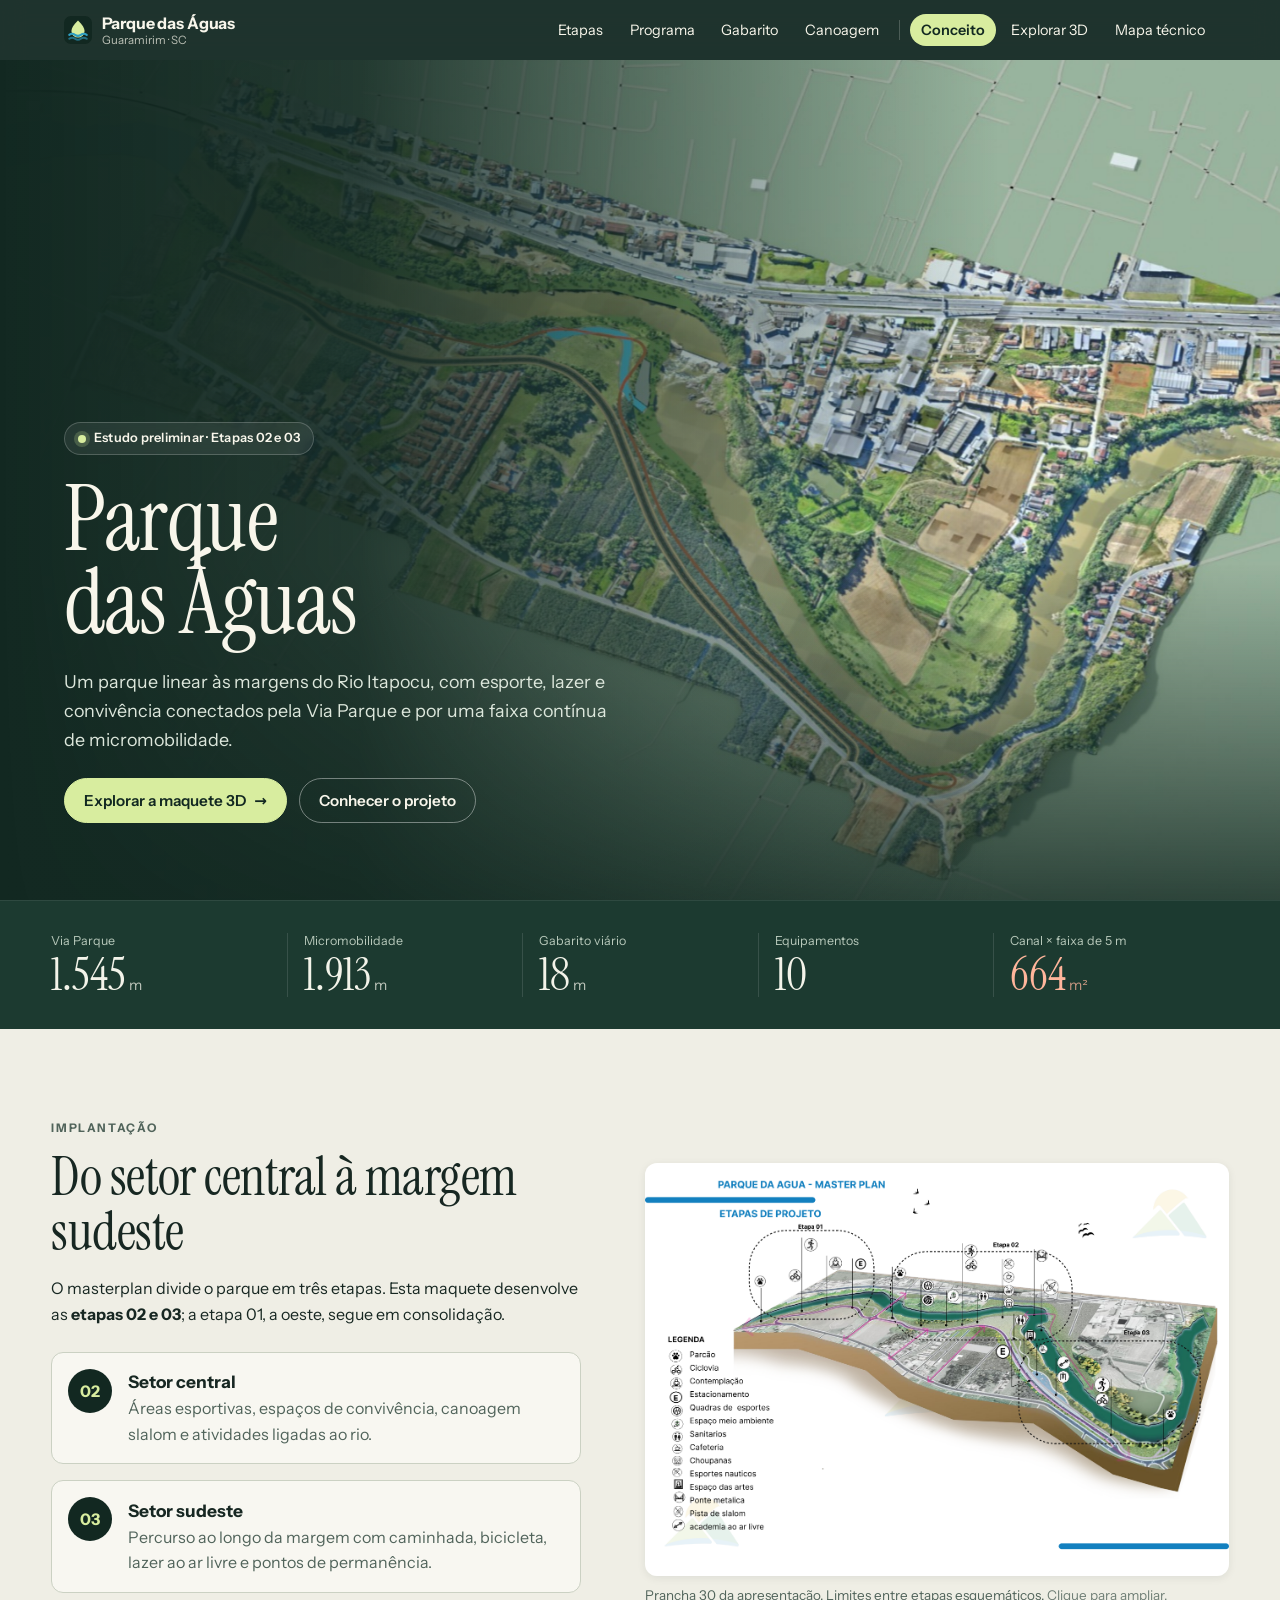
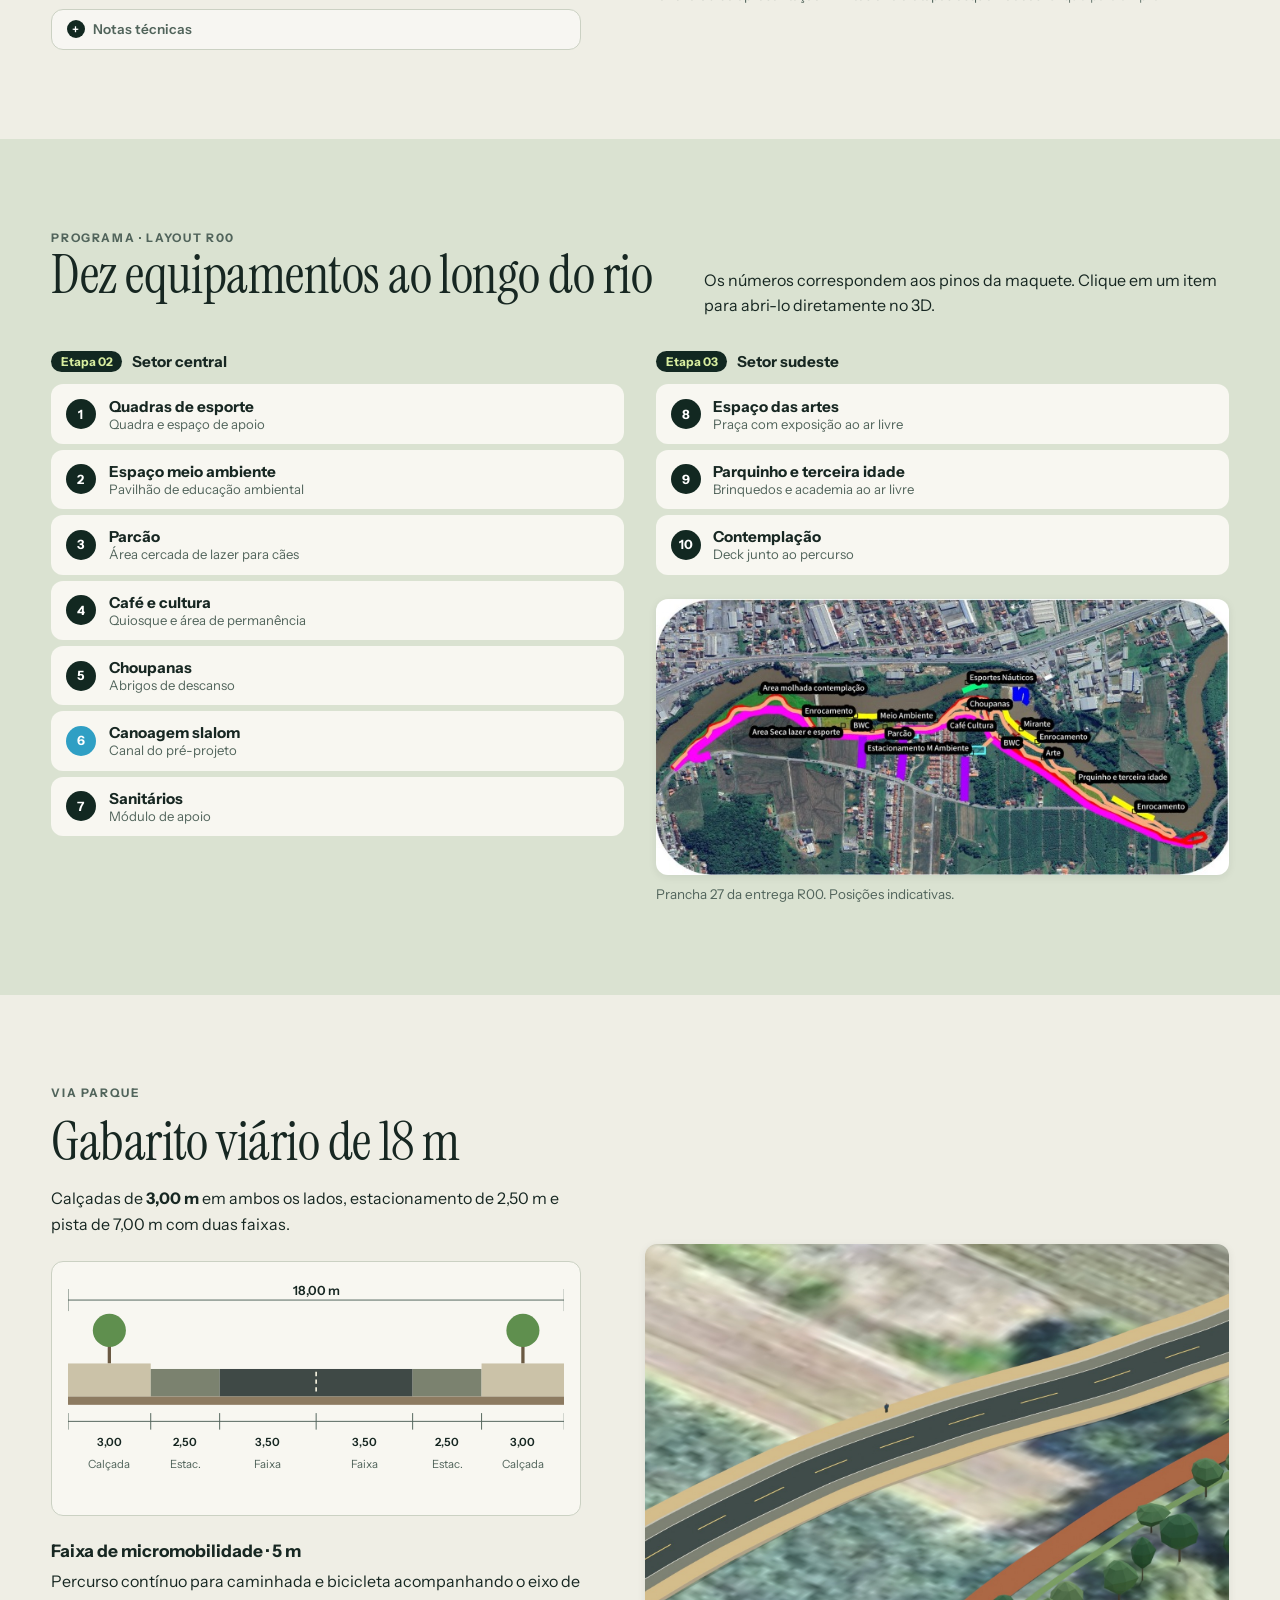
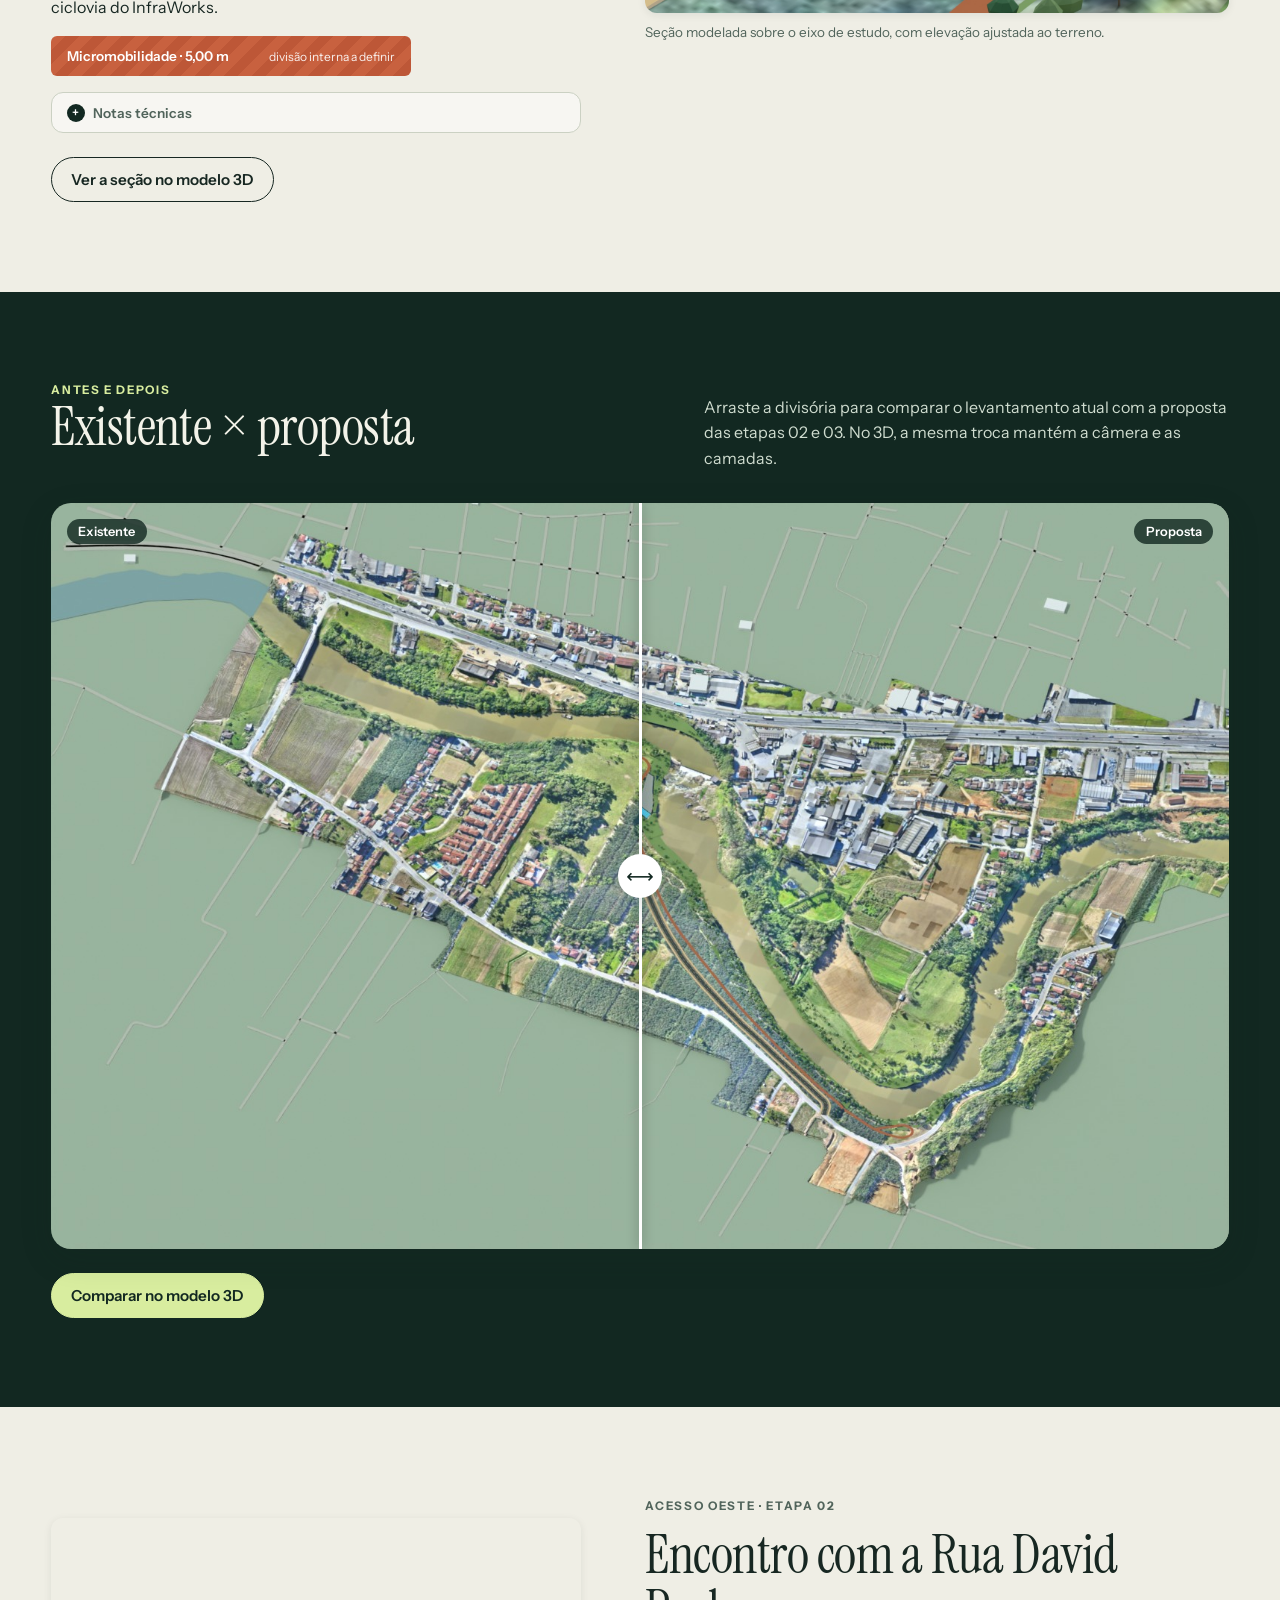
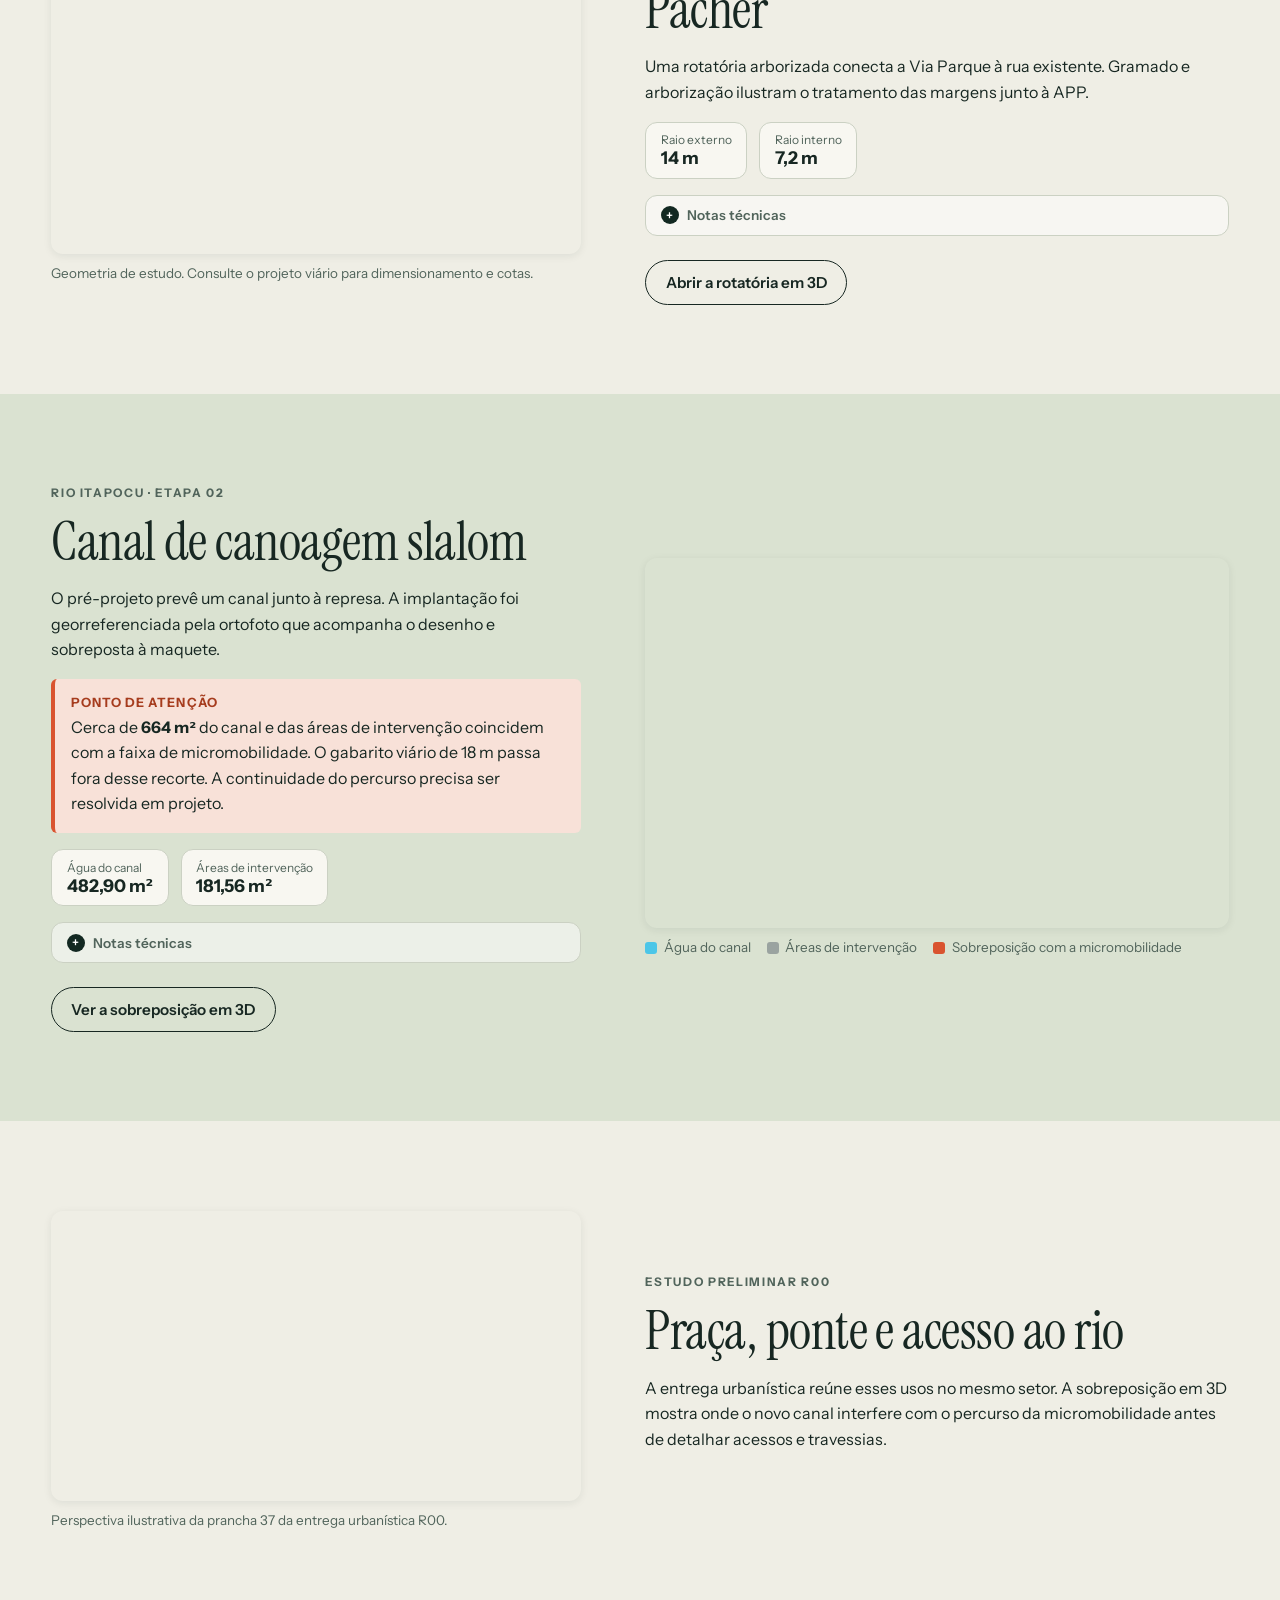
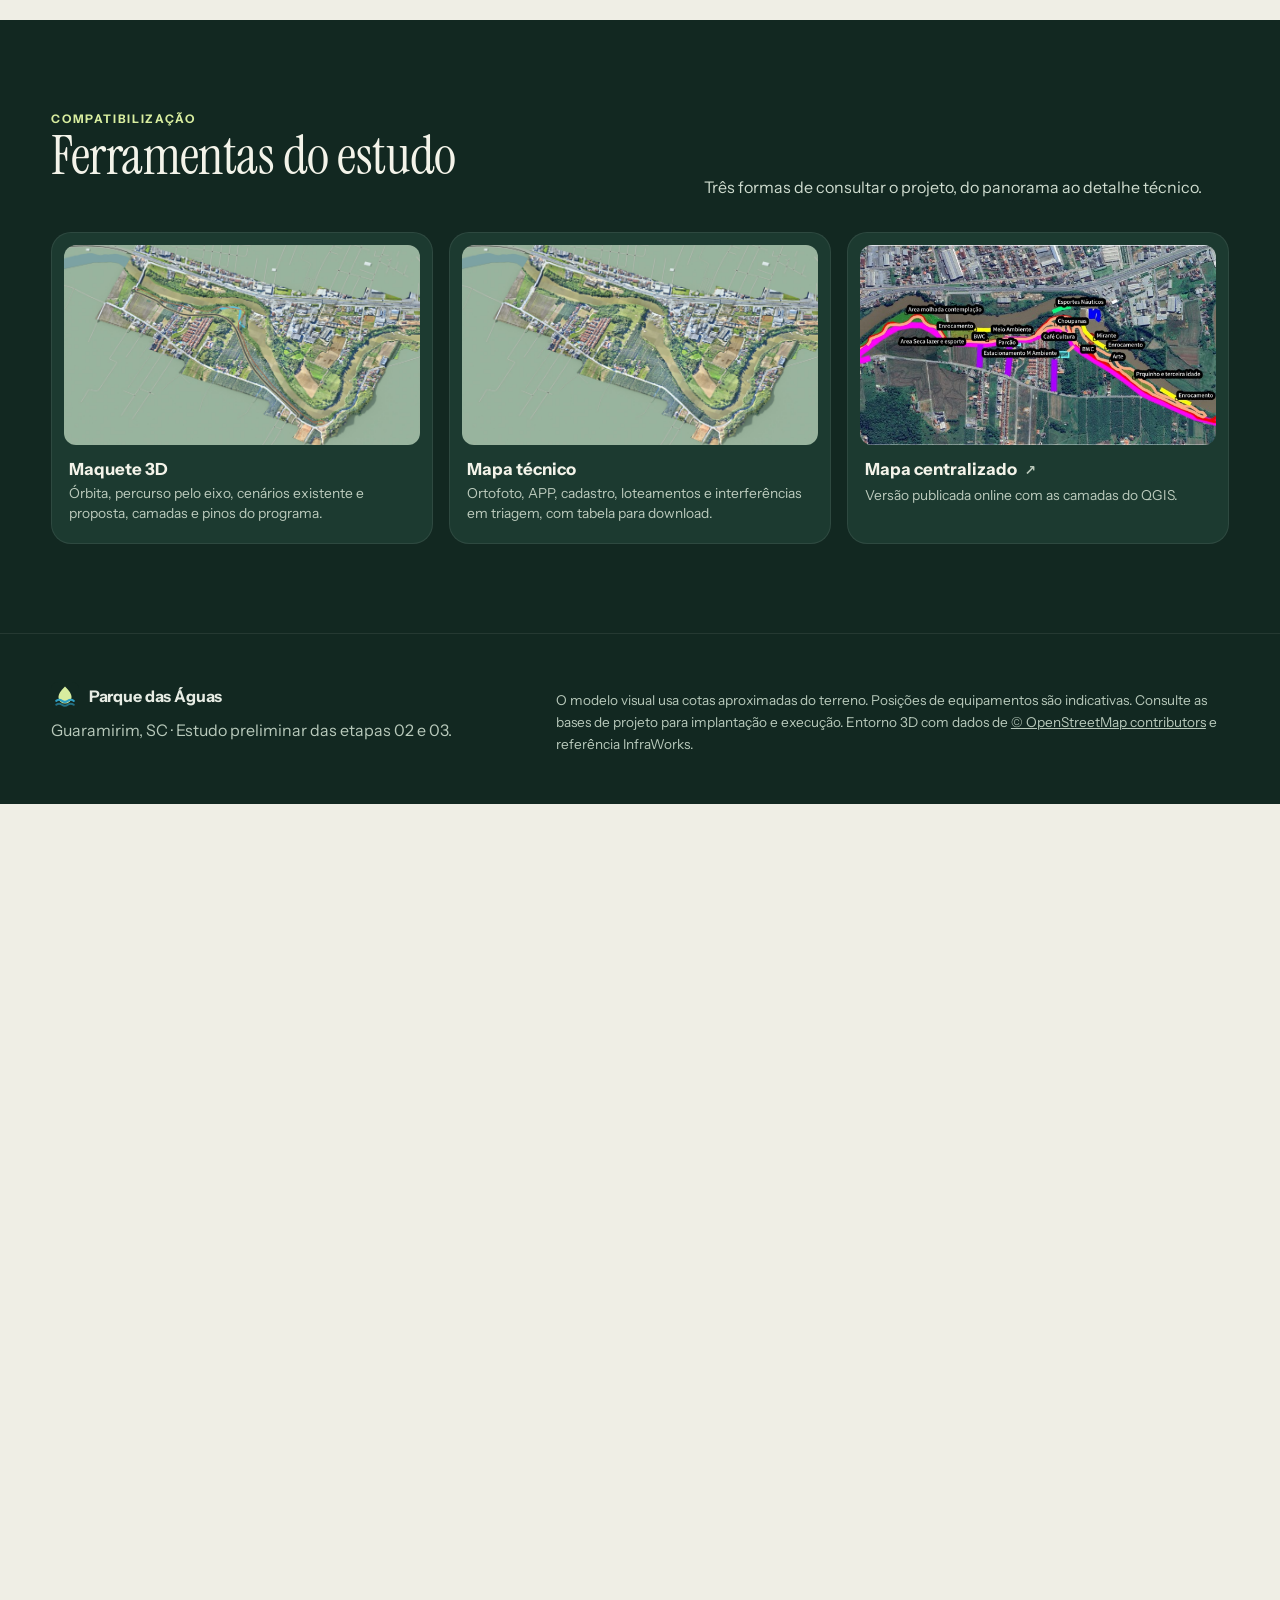
<file: index.html>
<html lang="pt-BR"><head><meta charset="utf-8"><meta http-equiv="refresh" content="0;url=web/conceito.html"><title>Parque das Águas</title></head><body><a href="web/conceito.html">Conhecer o Parque das Águas</a></body></html>
</file>
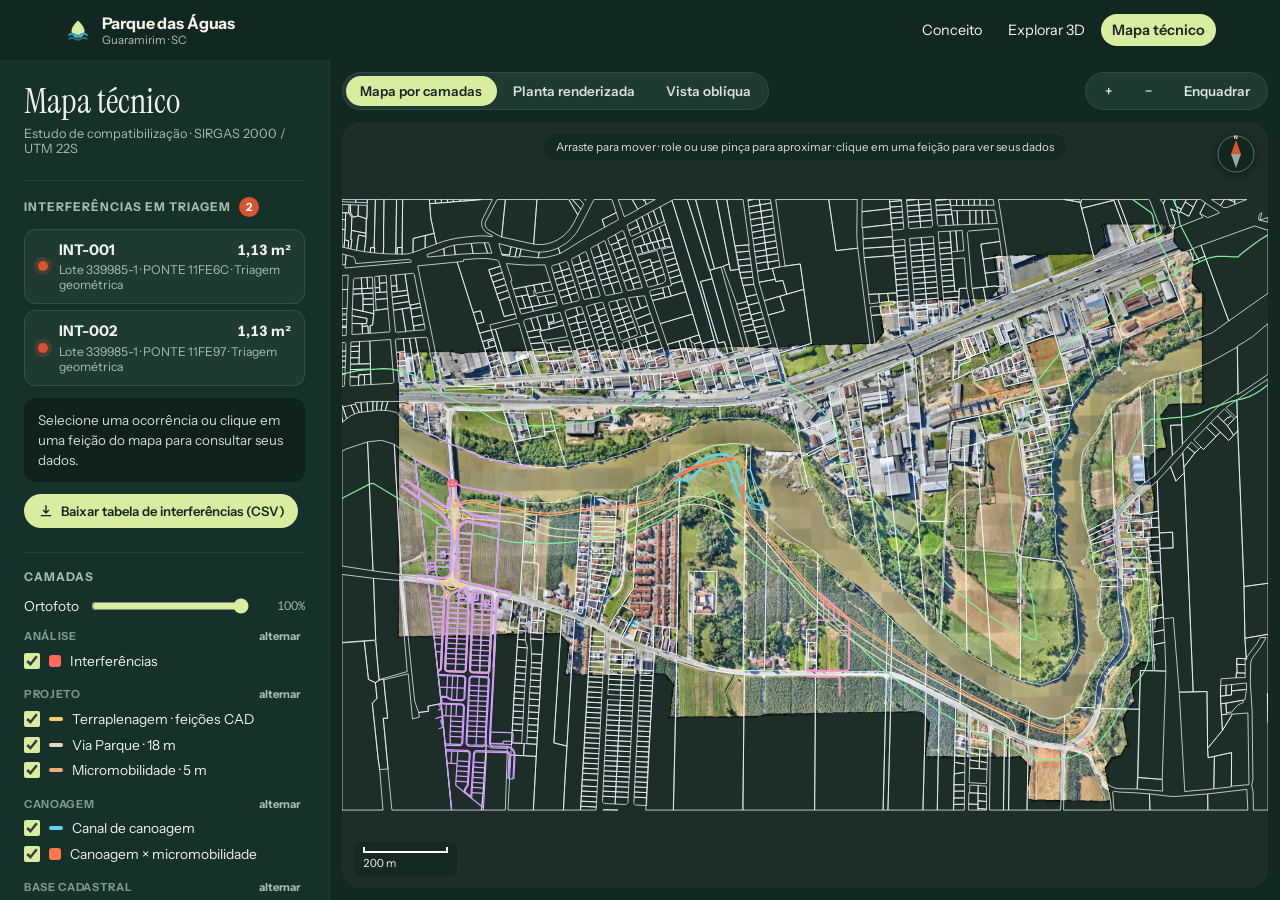
<file: web/index.html>
<!doctype html>
<html lang="pt-BR">
<head>
<meta charset="utf-8">
<meta name="viewport" content="width=device-width, initial-scale=1">
<title>Parque das Águas | Mapa técnico de compatibilização</title>
<meta name="description" content="Mapa técnico do Parque das Águas: ortofoto, APP, cadastro, loteamentos, projeto e interferências em triagem.">
<meta name="theme-color" content="#122821">
<link rel="icon" href="favicon.svg" type="image/svg+xml">
<link rel="stylesheet" href="tokens.css">
<link rel="stylesheet" href="mapa.css">
<script defer src="site.js"></script>
</head>
<body>
<a class="skip-link" href="#map-area">Pular para o mapa</a>
<header class="site-header">
  <a class="brand" href="conceito.html"><img class="brand-mark" src="favicon.svg" alt="" width="28" height="28"><span>Parque das Águas<small>Guaramirim · SC</small></span></a>
  <button class="menu-toggle" type="button" aria-expanded="false" aria-controls="site-nav"><svg viewBox="0 0 24 24" aria-hidden="true"><path d="M4 7h16M4 12h16M4 17h16" stroke="currentColor" stroke-width="2" stroke-linecap="round"/></svg>Menu</button>
  <nav class="site-nav" id="site-nav" aria-label="Principal"><a href="conceito.html">Conceito</a><a href="explorar.html">Explorar 3D</a><a href="index.html" aria-current="page">Mapa técnico</a></nav>
</header>

<main class="map-layout">
<aside class="map-panel" aria-label="Camadas e interferências">
  <div class="panel-head">
    <h1>Mapa técnico</h1>
    <p>Estudo de compatibilização · SIRGAS 2000 / UTM 22S</p>
  </div>

  <section class="panel-section">
    <h2>Interferências em triagem <span class="count" id="occ-count"></span></h2>
    <div id="occurrences" class="occ-list"></div>
    <div id="details" class="details" aria-live="polite"><p>Selecione uma ocorrência ou clique em uma feição do mapa para consultar seus dados.</p></div>
    <a class="download" href="../interferencias.csv" download><svg viewBox="0 0 24 24" aria-hidden="true"><path d="M12 4v11m0 0l-4-4m4 4l4-4M5 19h14" fill="none" stroke="currentColor" stroke-width="2" stroke-linecap="round" stroke-linejoin="round"/></svg>Baixar tabela de interferências (CSV)</a>
  </section>

  <section class="panel-section">
    <h2>Camadas</h2>
    <label class="opacity" for="ortho-opacity"><span>Ortofoto</span><input id="ortho-opacity" type="range" min="0" max="100" value="100"><output for="ortho-opacity" id="ortho-value">100%</output></label>
    <div id="controls" class="layer-groups"></div>
  </section>

  <details class="tech-note">
    <summary>Notas técnicas</summary>
    <p>Recorte de triagem. Confira Giardino e a referência Guaramirim do QGIS alternando as camadas. Urbanismo, projeto legal, canal e InfraWorks aguardam validação de posicionamento. Os pontos destacados coincidem com a ponte visível na ortofoto; a condição existente ou projetada precisa ser conferida no desenho. Áreas servem à triagem, com limites e identificadores sujeitos à validação cadastral.</p>
  </details>
</aside>

<section class="map-area" id="map-area" aria-label="Visualização">
  <div class="toolbar">
    <div class="segmented" role="group" aria-label="Vistas">
      <button data-mode="map" aria-pressed="true">Mapa por camadas</button><button data-mode="planta" aria-pressed="false">Planta renderizada</button><button data-mode="obliqua" aria-pressed="false">Vista oblíqua</button>
    </div>
    <div class="zoom" role="group" aria-label="Zoom"><button id="zoom-in" aria-label="Aproximar">+</button><button id="zoom-out" aria-label="Afastar">−</button><button id="reset">Enquadrar</button></div>
  </div>
  <div class="map-stage">
    <svg id="map" role="img" aria-label="Ortofoto com cadastro, projeto e interferências"></svg>
    <img id="render" alt="" hidden>
    <div class="map-north" aria-hidden="true"><svg viewBox="0 0 40 40"><circle cx="20" cy="20" r="18"/><path d="M20 6l5 14h-10z" fill="#d9532f"/><path d="M20 34l-5-14h10z" fill="#9aa9a1"/><text x="20" y="5">N</text></svg></div>
    <div class="map-scale" id="map-scale" aria-hidden="true"><span class="bar"></span><span class="label"></span></div>
    <div class="map-coords" id="map-coords" aria-live="off"></div>
    <p class="map-hint">Arraste para mover · role ou use pinça para aproximar · clique em uma feição para ver seus dados</p>
  </div>
</section>
</main>
<script src="camadas.js"></script>
<script src="mapa.js"></script>
</body>
</html>
</file>
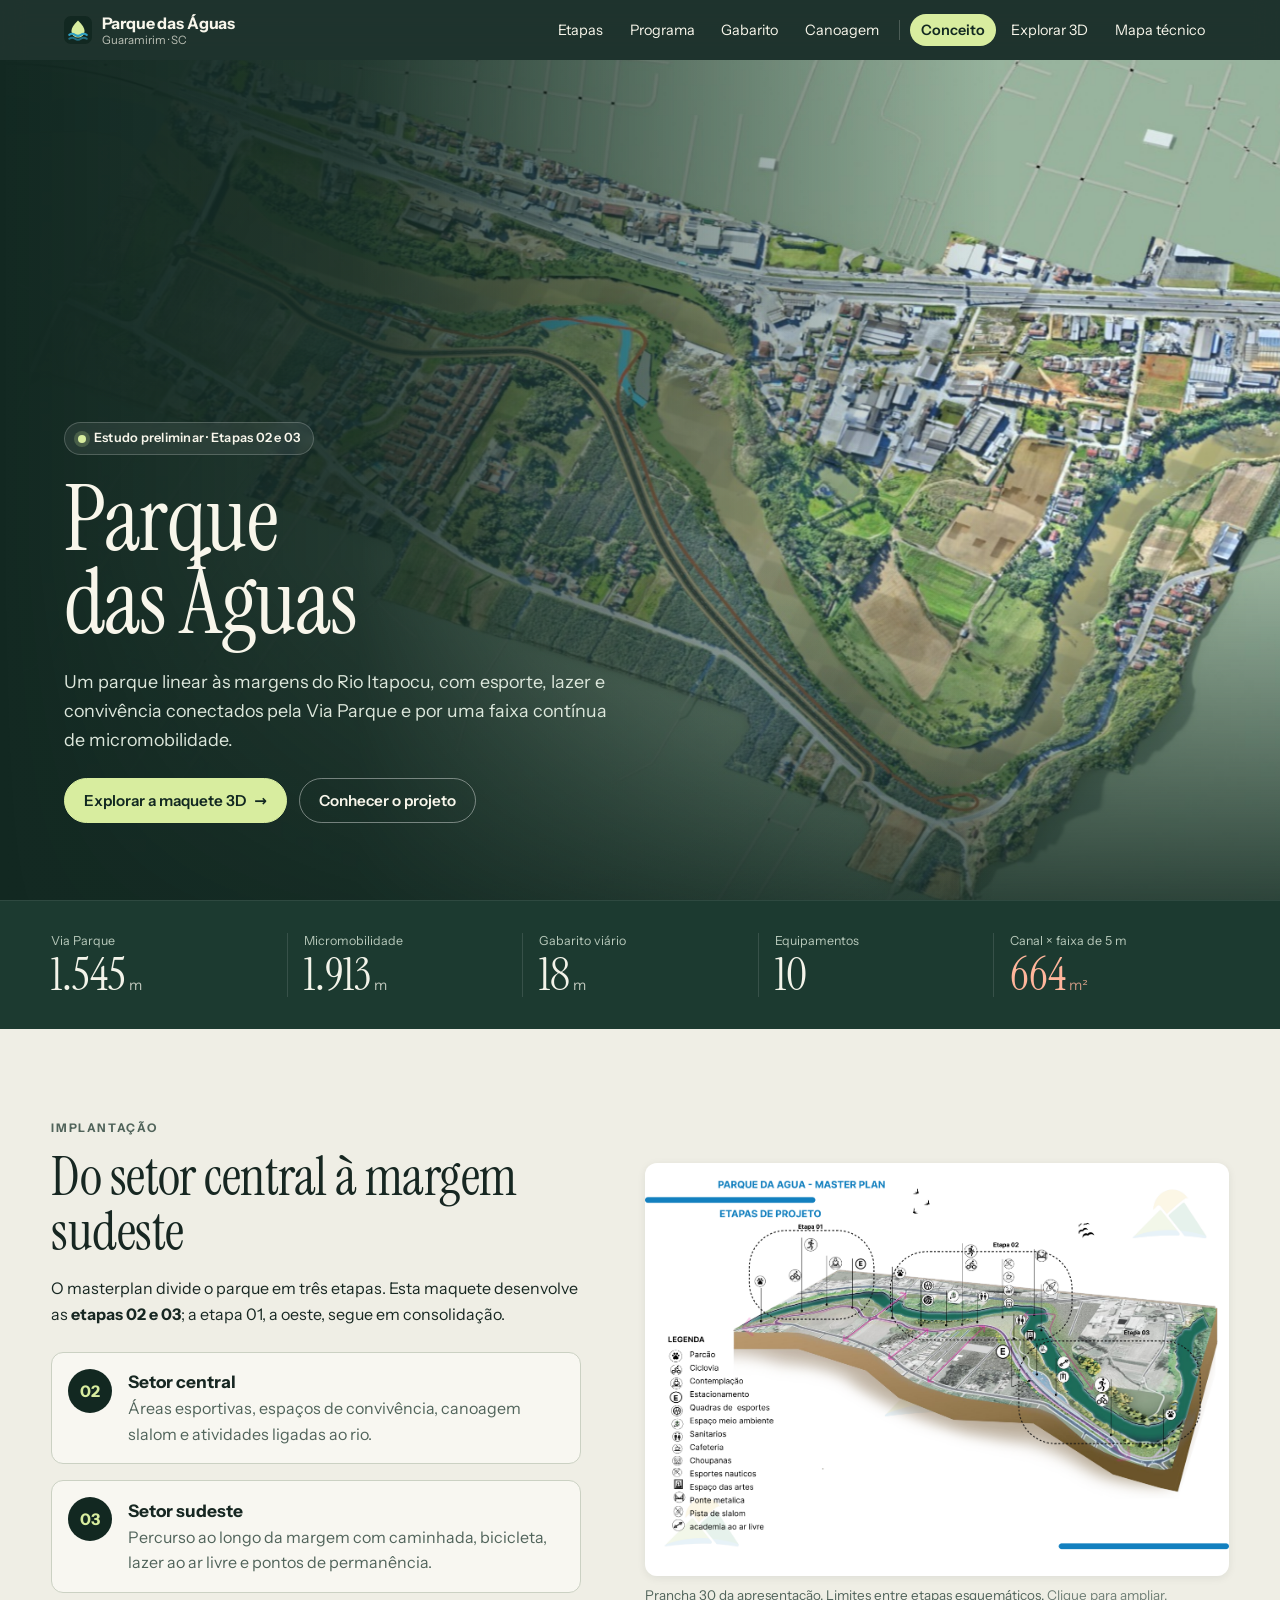
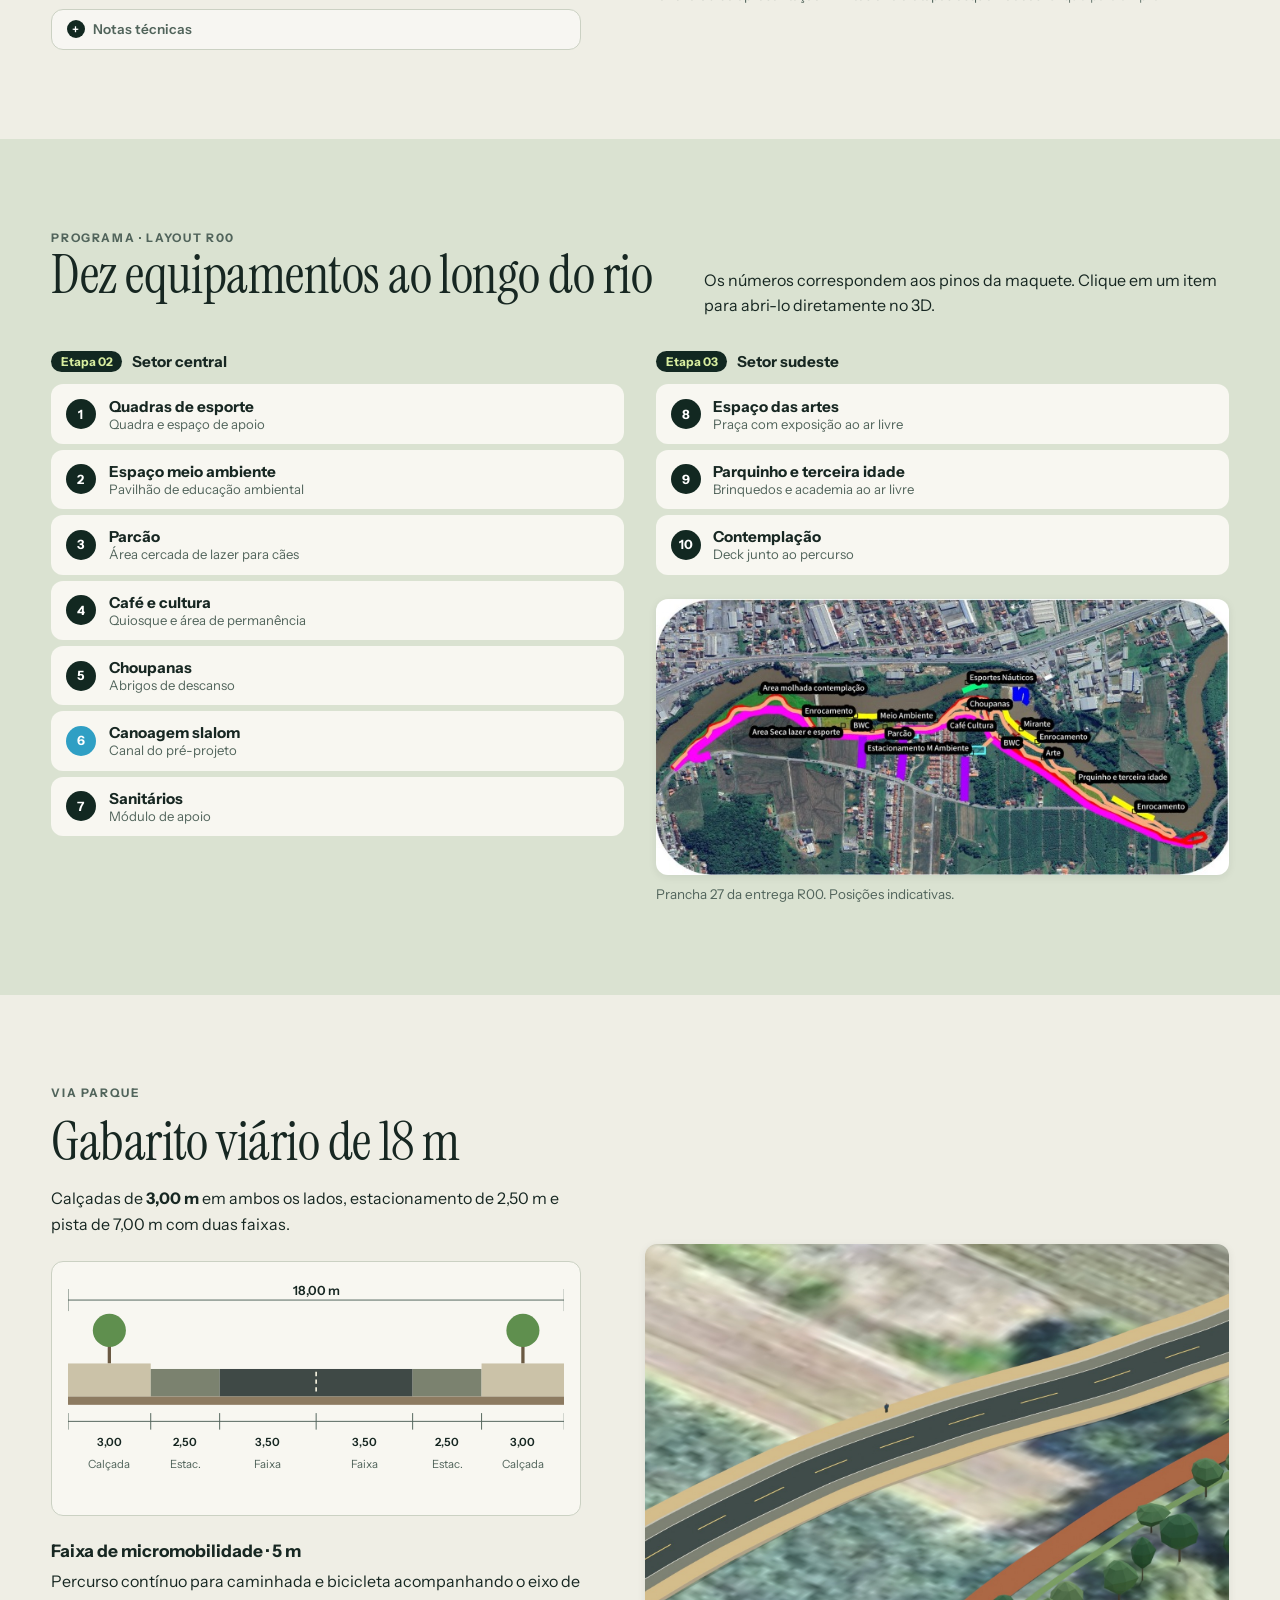
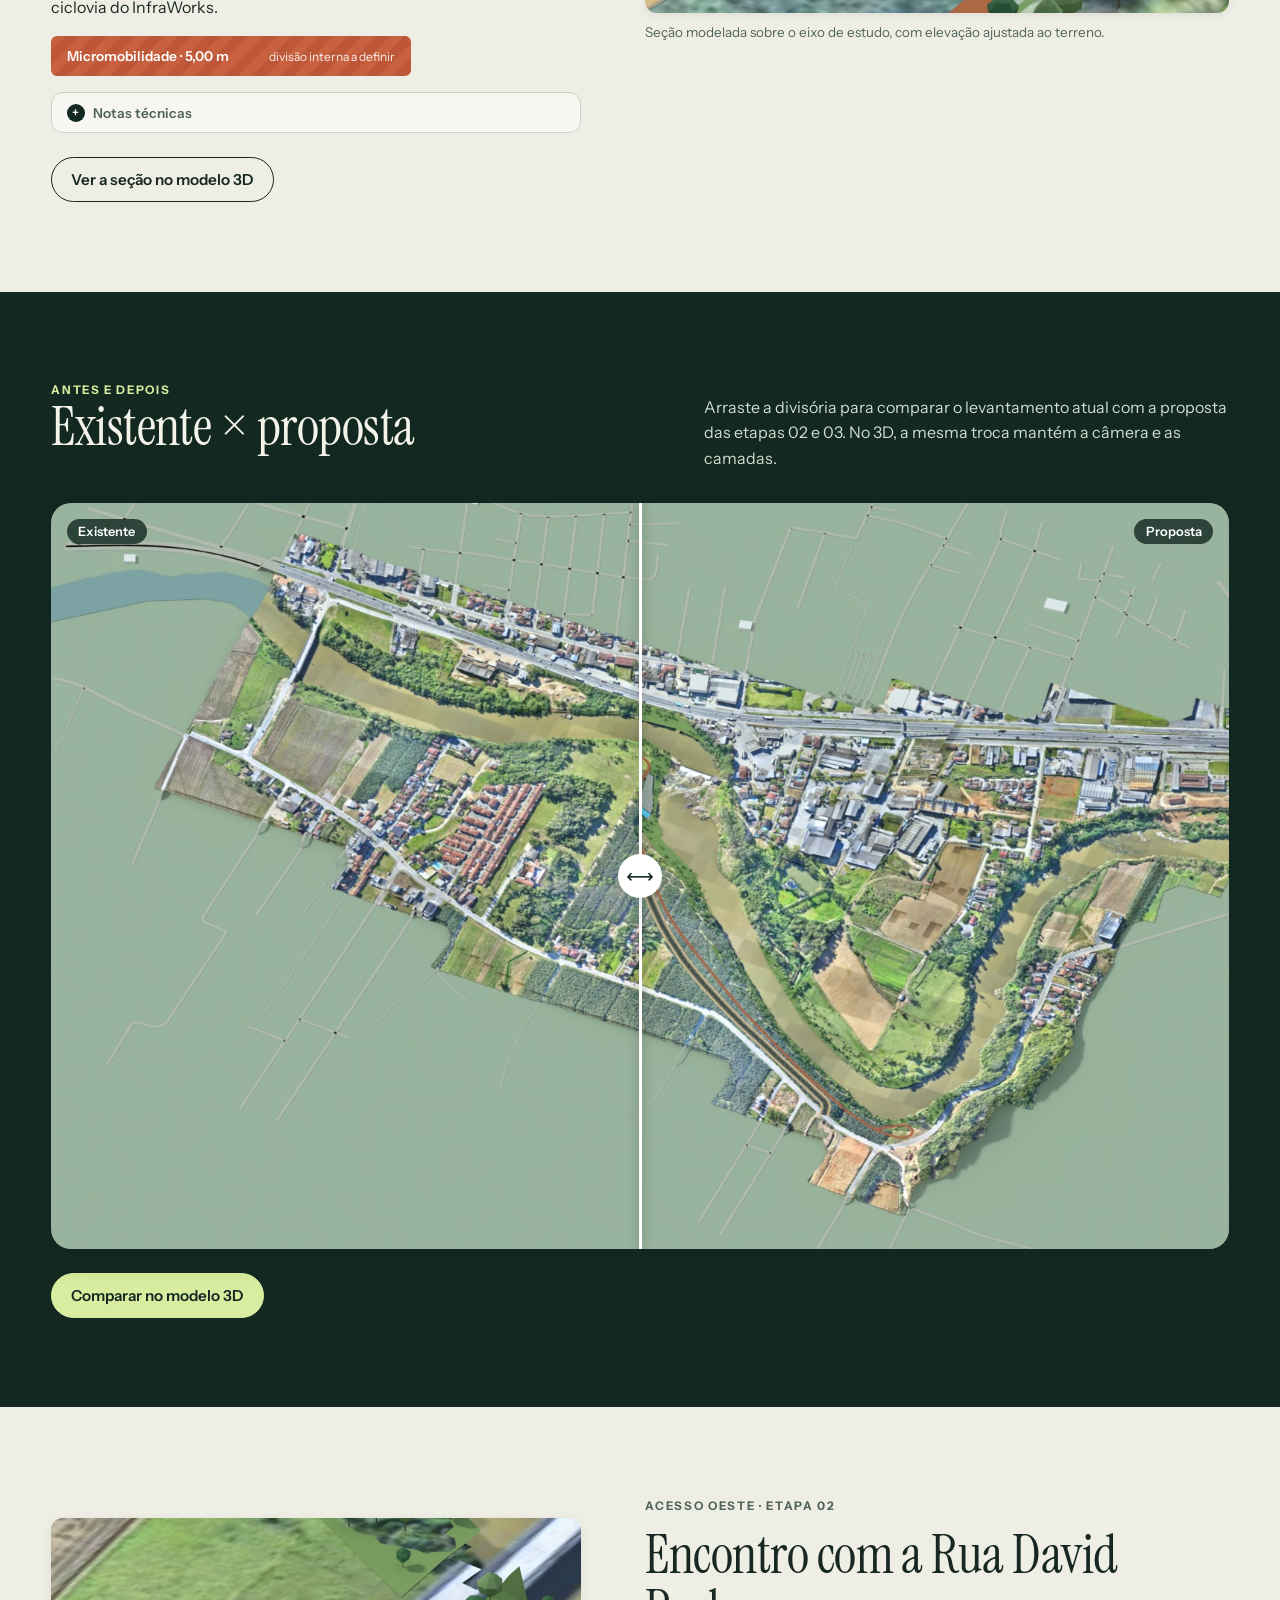
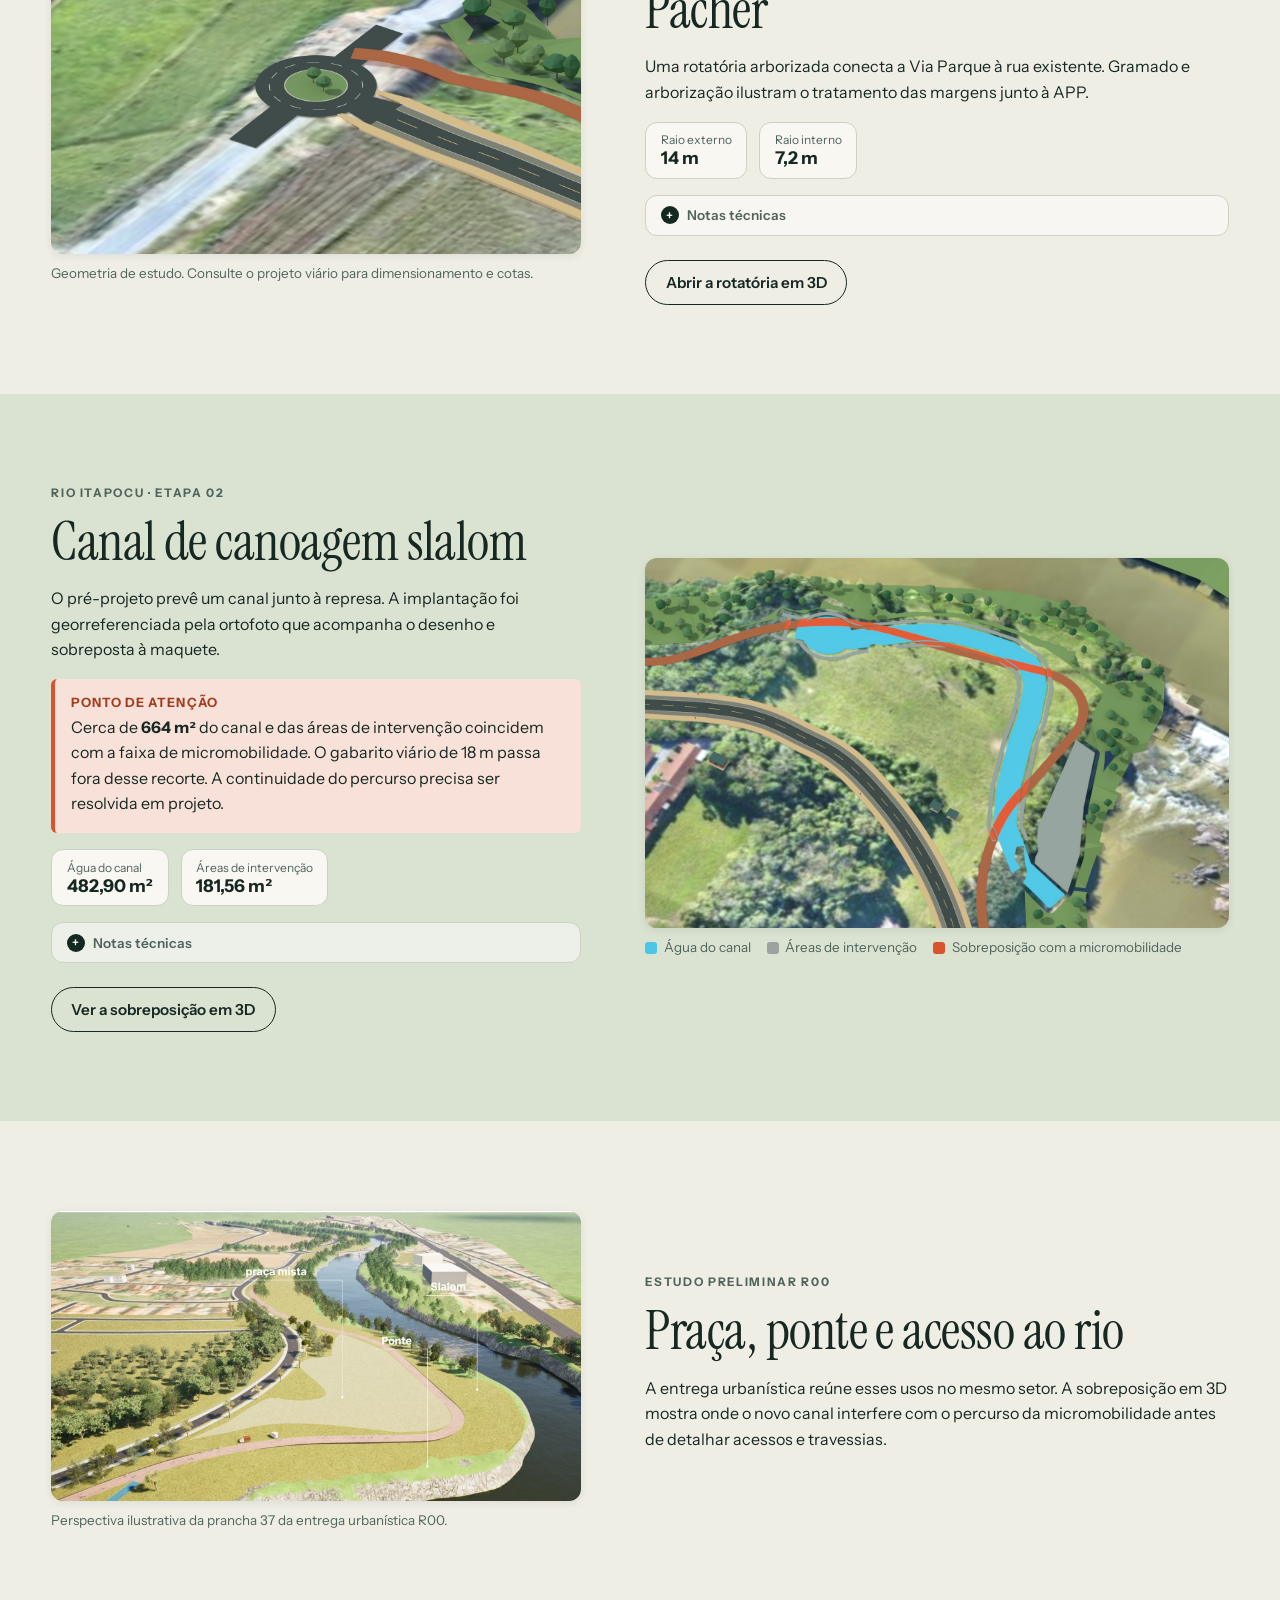
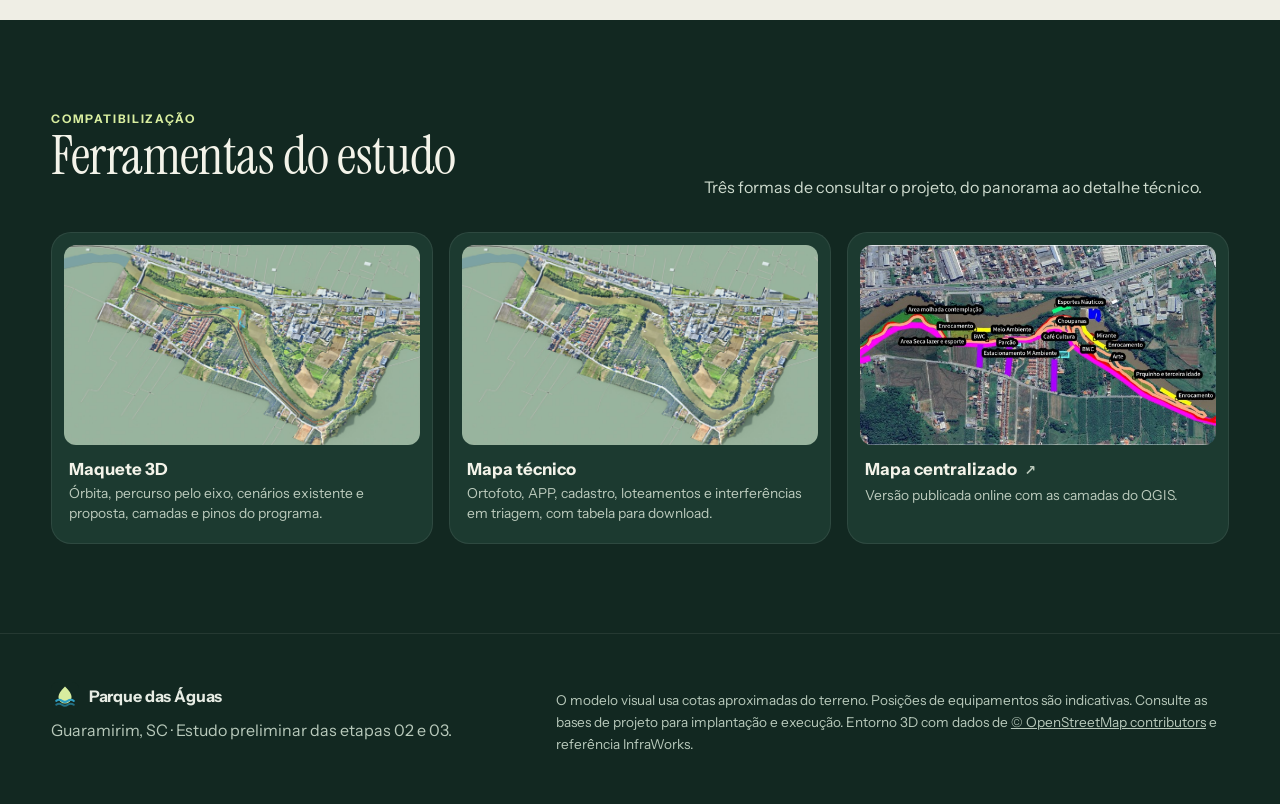
<file: web/conceito.html>
<!doctype html>
<html lang="pt-BR">
<head>
<meta charset="utf-8">
<meta name="viewport" content="width=device-width, initial-scale=1">
<title>Parque das Águas | Conceito · Etapas 02 e 03</title>
<meta name="description" content="Parque linear às margens do Rio Itapocu, em Guaramirim (SC). Estudo preliminar das etapas 02 e 03: Via Parque, micromobilidade, canoagem slalom e programa de equipamentos.">
<meta name="theme-color" content="#122821">
<link rel="icon" href="favicon.svg" type="image/svg+xml">
<link rel="stylesheet" href="tokens.css">
<link rel="stylesheet" href="projeto.css">
<script defer src="site.js"></script>
</head>
<body>
<a class="skip-link" href="#conteudo">Pular para o conteúdo</a>

<header class="site-header">
  <a class="brand" href="conceito.html"><img class="brand-mark" src="favicon.svg" alt="" width="28" height="28"><span>Parque das Águas<small>Guaramirim · SC</small></span></a>
  <button class="menu-toggle" type="button" aria-expanded="false" aria-controls="site-nav"><svg viewBox="0 0 24 24" aria-hidden="true"><path d="M4 7h16M4 12h16M4 17h16" stroke="currentColor" stroke-width="2" stroke-linecap="round"/></svg>Menu</button>
  <nav class="site-nav" id="site-nav" aria-label="Principal">
    <a href="#etapas">Etapas</a><a href="#programa">Programa</a><a href="#gabarito">Gabarito</a><a href="#canoagem">Canoagem</a>
    <span class="sep" aria-hidden="true"></span>
    <a href="conceito.html" aria-current="page">Conceito</a><a href="explorar.html">Explorar 3D</a><a href="index.html">Mapa técnico</a>
  </nav>
</header>

<main id="conteudo">
<section class="hero">
  <img class="hero-media" src="implantacao-3d.jpg" alt="Maquete aérea das margens do Rio Itapocu com o traçado da Via Parque" width="1580" height="1000" fetchpriority="high">
  <div class="hero-copy">
    <p class="status-chip"><span class="dot" aria-hidden="true"></span>Estudo preliminar · Etapas 02 e 03</p>
    <h1>Parque<br>das Águas</h1>
    <p class="lead">Um parque linear às margens do Rio Itapocu, com esporte, lazer e convivência conectados pela Via Parque e por uma faixa contínua de micromobilidade.</p>
    <div class="actions"><a class="cta primary" href="explorar.html">Explorar a maquete 3D <span aria-hidden="true">→</span></a><a class="cta ghost" href="#etapas">Conhecer o projeto</a></div>
  </div>
</section>

<section class="stats" aria-label="Números do estudo">
  <dl class="wrap stats-grid">
    <div><dt>Via Parque</dt><dd>1.545<span> m</span></dd></div>
    <div><dt>Micromobilidade</dt><dd>1.913<span> m</span></dd></div>
    <div><dt>Gabarito viário</dt><dd>18<span> m</span></dd></div>
    <div><dt>Equipamentos</dt><dd>10</dd></div>
    <div class="is-alert"><dt>Canal × faixa de 5 m</dt><dd>664<span> m²</span></dd></div>
  </dl>
</section>

<section class="band wrap split" id="etapas">
  <div>
    <p class="kicker">Implantação</p>
    <h2>Do setor central à margem sudeste</h2>
    <p>O masterplan divide o parque em três etapas. Esta maquete desenvolve as <strong>etapas 02 e 03</strong>; a etapa 01, a oeste, segue em consolidação.</p>
    <div class="steps">
      <article><span class="step-num">02</span><div><h3>Setor central</h3><p>Áreas esportivas, espaços de convivência, canoagem slalom e atividades ligadas ao rio.</p></div></article>
      <article><span class="step-num">03</span><div><h3>Setor sudeste</h3><p>Percurso ao longo da margem com caminhada, bicicleta, lazer ao ar livre e pontos de permanência.</p></div></article>
    </div>
    <details class="tech-note"><summary>Notas técnicas</summary><p>Via Parque: InfraWorks ROADS 1130 (≈ 1.545 m). Micromobilidade: ROADS 1127 (≈ 1.913 m). A extensão 1129 corresponde à etapa 01 e ficou fora da intervenção. A transição 02/03 segue a leitura da prancha 30 da apresentação, com limite indicativo.</p></details>
  </div>
  <figure><img src="etapas-masterplan.png" data-zoom alt="Prancha do masterplan com a localização aproximada das três etapas" width="1381" height="977" loading="lazy"><figcaption class="caption">Prancha 30 da apresentação. Limites entre etapas esquemáticos. <span class="hint">Clique para ampliar.</span></figcaption></figure>
</section>

<section class="band technical" id="programa">
  <div class="wrap">
    <div class="section-head">
      <div><p class="kicker">Programa · Layout R00</p><h2>Dez equipamentos ao longo do rio</h2></div>
      <p>Os números correspondem aos pinos da maquete. Clique em um item para abri-lo diretamente no 3D.</p>
    </div>
    <div class="program">
      <div class="program-col">
        <h3 class="program-stage"><span>Etapa 02</span> Setor central</h3>
        <ol class="program-list" start="1">
          <li><a href="explorar.html#pino-esporte"><span class="pin">1</span><strong>Quadras de esporte</strong><small>Quadra e espaço de apoio</small></a></li>
          <li><a href="explorar.html#pino-ambiente"><span class="pin">2</span><strong>Espaço meio ambiente</strong><small>Pavilhão de educação ambiental</small></a></li>
          <li><a href="explorar.html#pino-parcao"><span class="pin">3</span><strong>Parcão</strong><small>Área cercada de lazer para cães</small></a></li>
          <li><a href="explorar.html#pino-cafe"><span class="pin">4</span><strong>Café e cultura</strong><small>Quiosque e área de permanência</small></a></li>
          <li><a href="explorar.html#pino-choupanas"><span class="pin">5</span><strong>Choupanas</strong><small>Abrigos de descanso</small></a></li>
          <li><a href="explorar.html#pino-slalom"><span class="pin is-water">6</span><strong>Canoagem slalom</strong><small>Canal do pré-projeto</small></a></li>
          <li><a href="explorar.html#pino-sanitarios"><span class="pin">7</span><strong>Sanitários</strong><small>Módulo de apoio</small></a></li>
        </ol>
      </div>
      <div class="program-col">
        <h3 class="program-stage"><span>Etapa 03</span> Setor sudeste</h3>
        <ol class="program-list" start="8">
          <li><a href="explorar.html#pino-arte"><span class="pin">8</span><strong>Espaço das artes</strong><small>Praça com exposição ao ar livre</small></a></li>
          <li><a href="explorar.html#pino-parquinho"><span class="pin">9</span><strong>Parquinho e terceira idade</strong><small>Brinquedos e academia ao ar livre</small></a></li>
          <li><a href="explorar.html#pino-mirante"><span class="pin">10</span><strong>Contemplação</strong><small>Deck junto ao percurso</small></a></li>
        </ol>
        <figure class="program-figure"><img src="layout-r00.jpg" data-zoom alt="Recorte do layout programático do Parque das Águas" width="698" height="337" loading="lazy"><figcaption class="caption">Prancha 27 da entrega R00. Posições indicativas.</figcaption></figure>
      </div>
    </div>
  </div>
</section>

<section class="band" id="gabarito">
  <div class="wrap split">
    <div>
      <p class="kicker">Via Parque</p>
      <h2>Gabarito viário de 18 m</h2>
      <p>Calçadas de <strong>3,00 m</strong> em ambos os lados, estacionamento de 2,50 m e pista de 7,00 m com duas faixas.</p>
      <figure class="section-drawing">
        <svg viewBox="0 0 180 80" role="img" aria-labelledby="corte-titulo">
          <title id="corte-titulo">Corte da Via Parque: calçada 3,00 m, estacionamento 2,50 m, faixa 3,50 m, faixa 3,50 m, estacionamento 2,50 m e calçada 3,00 m, total 18,00 m</title>
          <g class="dim"><line x1="0" y1="8" x2="180" y2="8"/><line x1="0" y1="4" x2="0" y2="12"/><line x1="180" y1="4" x2="180" y2="12"/><text x="90" y="6">18,00 m</text></g>
          <g class="tree"><line x1="15" y1="31" x2="15" y2="22"/><circle cx="15" cy="19" r="6"/><line x1="165" y1="31" x2="165" y2="22"/><circle cx="165" cy="19" r="6"/></g>
          <rect class="walk" x="0" y="31" width="30" height="12"/><rect class="park" x="30" y="33" width="25" height="10"/><rect class="lane" x="55" y="33" width="70" height="10"/><rect class="park" x="125" y="33" width="25" height="10"/><rect class="walk" x="150" y="31" width="30" height="12"/>
          <path class="axis" d="M90 34V42"/>
          <g class="ground"><rect x="0" y="43" width="180" height="3"/></g>
          <g class="dim small">
            <path d="M0 52H180M0 49v6M30 49v6M55 49v6M90 49v6M125 49v6M150 49v6M180 49v6"/>
            <text x="15" y="61">3,00</text><text x="42.5" y="61">2,50</text><text x="72.5" y="61">3,50</text><text x="107.5" y="61">3,50</text><text x="137.5" y="61">2,50</text><text x="165" y="61">3,00</text>
            <text class="lbl" x="15" y="69">Calçada</text><text class="lbl" x="42.5" y="69">Estac.</text><text class="lbl" x="72.5" y="69">Faixa</text><text class="lbl" x="107.5" y="69">Faixa</text><text class="lbl" x="137.5" y="69">Estac.</text><text class="lbl" x="165" y="69">Calçada</text>
          </g>
        </svg>
      </figure>
      <h3>Faixa de micromobilidade · 5 m</h3>
      <p>Percurso contínuo para caminhada e bicicleta acompanhando o eixo de ciclovia do InfraWorks.</p>
      <div class="micro-bar" role="img" aria-label="Faixa de micromobilidade de 5 metros, divisão interna a definir"><span>Micromobilidade · 5,00 m</span><em>divisão interna a definir</em></div>
      <details class="tech-note"><summary>Notas técnicas</summary><p>A revisão ampliou as calçadas de 2,50 m para 3,00 m. O detalhe dimensional anterior da micromobilidade somava 6,50 m (2,50 m caminhada + 4,00 m bicicleta); o estudo adota o novo gabarito de 5,00 m. Cotas e inclinações servem à visualização; o ajuste vertical deriva do MDT de apresentação.</p></details>
      <div class="actions"><a class="cta" href="explorar.html#gabarito">Ver a seção no modelo 3D</a></div>
    </div>
    <figure><img src="gabarito-3d.jpg" data-zoom alt="Detalhe em perspectiva da via com calçadas, estacionamento e pista de duas faixas" width="1580" height="1000" loading="lazy"><figcaption class="caption">Seção modelada sobre o eixo de estudo, com elevação ajustada ao terreno.</figcaption></figure>
  </div>
</section>

<section class="band dark" id="comparacao">
  <div class="wrap">
    <div class="section-head">
      <div><p class="kicker">Antes e depois</p><h2>Existente × proposta</h2></div>
      <p>Arraste a divisória para comparar o levantamento atual com a proposta das etapas 02 e 03. No 3D, a mesma troca mantém a câmera e as camadas.</p>
    </div>
    <div class="compare" style="--pos:50%">
      <img src="existente-3d.jpg" alt="Vista aérea do terreno existente" width="1580" height="1000" loading="lazy">
      <img class="compare-after" src="implantacao-3d.jpg" alt="Vista aérea com a proposta" width="1580" height="1000" loading="lazy">
      <span class="compare-tag left">Existente</span><span class="compare-tag right">Proposta</span>
      <span class="compare-handle" aria-hidden="true"></span>
      <input type="range" min="0" max="100" value="50" aria-label="Posição da divisória entre existente e proposta">
    </div>
    <div class="actions"><a class="cta primary" href="explorar.html">Comparar no modelo 3D</a></div>
  </div>
</section>

<section class="band wrap split" id="rotatoria">
  <figure><img src="rotatoria-3d.jpg" data-zoom alt="Rotatória arborizada ligando a Rua David Pacher à Via Parque" width="1580" height="1000" loading="lazy"><figcaption class="caption">Geometria de estudo. Consulte o projeto viário para dimensionamento e cotas.</figcaption></figure>
  <div>
    <p class="kicker">Acesso oeste · Etapa 02</p>
    <h2>Encontro com a Rua David Pacher</h2>
    <p>Uma rotatória arborizada conecta a Via Parque à rua existente. Gramado e arborização ilustram o tratamento das margens junto à APP.</p>
    <dl class="facts"><div><dt>Raio externo</dt><dd>14 m</dd></div><div><dt>Raio interno</dt><dd>7,2 m</dd></div></dl>
    <details class="tech-note"><summary>Notas técnicas</summary><p>Anel, ilha e concordâncias modelados em nível conceitual, com ajuste visual do terreno junto à ligação. Raios, acessos, giro e perfil aguardam validação viária.</p></details>
    <div class="actions"><a class="cta" href="explorar.html#rotatoria">Abrir a rotatória em 3D</a></div>
  </div>
</section>

<section class="band technical" id="canoagem">
  <div class="wrap split">
    <div>
      <p class="kicker">Rio Itapocu · Etapa 02</p>
      <h2>Canal de canoagem slalom</h2>
      <p>O pré-projeto prevê um canal junto à represa. A implantação foi georreferenciada pela ortofoto que acompanha o desenho e sobreposta à maquete.</p>
      <div class="callout"><strong>Ponto de atenção</strong><p>Cerca de <b>664 m²</b> do canal e das áreas de intervenção coincidem com a faixa de micromobilidade. O gabarito viário de 18 m passa fora desse recorte. A continuidade do percurso precisa ser resolvida em projeto.</p></div>
      <dl class="facts"><div><dt>Água do canal</dt><dd>482,90 m²</dd></div><div><dt>Áreas de intervenção</dt><dd>181,56 m²</dd></div></dl>
      <details class="tech-note"><summary>Notas técnicas</summary><p>Fonte: <code>PRÉ-PROJETO CANAL GUARAMIRIM.dwg</code>, prancha de 17/07/2025. Encaixe em SIRGAS 2000 / UTM 22S pela moldura CAD 7E276 e pelos quatro limites da ortofoto (5 cm); diferença menor que um pixel. Quatro polígonos selecionados (duas áreas de água e duas de intervenção) cruzados em planta com a faixa nominal de 5 m. Configuração hidráulica, cotas e estruturas devem ser compatibilizadas nas respectivas disciplinas.</p></details>
      <div class="actions"><a class="cta" href="explorar.html#canoagem">Ver a sobreposição em 3D</a></div>
    </div>
    <figure><img src="canoagem-3d.jpg" data-zoom alt="Canal em azul com a faixa de micromobilidade e a sobreposição destacada" width="1580" height="1000" loading="lazy">
      <figcaption class="caption legend"><span><i style="background:#4cc6e8"></i>Água do canal</span><span><i style="background:#9aa3a0"></i>Áreas de intervenção</span><span><i style="background:var(--alert)"></i>Sobreposição com a micromobilidade</span></figcaption></figure>
  </div>
</section>

<section class="band wrap split">
  <figure><img src="slalom-r00.jpg" data-zoom alt="Perspectiva ilustrativa do estudo preliminar com a praça mista, a ponte e o setor de slalom" width="833" height="455" loading="lazy"><figcaption class="caption">Perspectiva ilustrativa da prancha 37 da entrega urbanística R00.</figcaption></figure>
  <div><p class="kicker">Estudo preliminar R00</p><h2>Praça, ponte e acesso ao rio</h2><p>A entrega urbanística reúne esses usos no mesmo setor. A sobreposição em 3D mostra onde o novo canal interfere com o percurso da micromobilidade antes de detalhar acessos e travessias.</p></div>
</section>

<section class="band dark" id="ferramentas">
  <div class="wrap">
    <div class="section-head"><div><p class="kicker">Compatibilização</p><h2>Ferramentas do estudo</h2></div><p>Três formas de consultar o projeto, do panorama ao detalhe técnico.</p></div>
    <div class="tools">
      <a class="tool" href="explorar.html"><img src="implantacao-3d.jpg" alt="" width="1580" height="1000" loading="lazy"><strong>Maquete 3D</strong><span>Órbita, percurso pelo eixo, cenários existente e proposta, camadas e pinos do programa.</span></a>
      <a class="tool" href="index.html"><img src="existente-3d.jpg" alt="" width="1580" height="1000" loading="lazy"><strong>Mapa técnico</strong><span>Ortofoto, APP, cadastro, loteamentos e interferências em triagem, com tabela para download.</span></a>
      <a class="tool" href="https://amvaliprojetos12.github.io/parque-das-aguas/#16/-26.4787/-48.9842" target="_blank" rel="noopener"><img src="layout-r00.jpg" alt="" width="698" height="337" loading="lazy"><strong>Mapa centralizado <span aria-hidden="true">↗</span></strong><span>Versão publicada online com as camadas do QGIS.</span></a>
    </div>
  </div>
</section>
</main>

<footer class="site-footer">
  <div class="wrap footer-grid">
    <div><strong class="brand"><img class="brand-mark" src="favicon.svg" alt="" width="28" height="28">Parque das Águas</strong><p>Guaramirim, SC · Estudo preliminar das etapas 02 e 03.</p></div>
    <p class="small">O modelo visual usa cotas aproximadas do terreno. Posições de equipamentos são indicativas. Consulte as bases de projeto para implantação e execução. Entorno 3D com dados de <a href="https://www.openstreetmap.org/copyright">© OpenStreetMap contributors</a> e referência InfraWorks.</p>
  </div>
</footer>
</body>
</html>
</file>
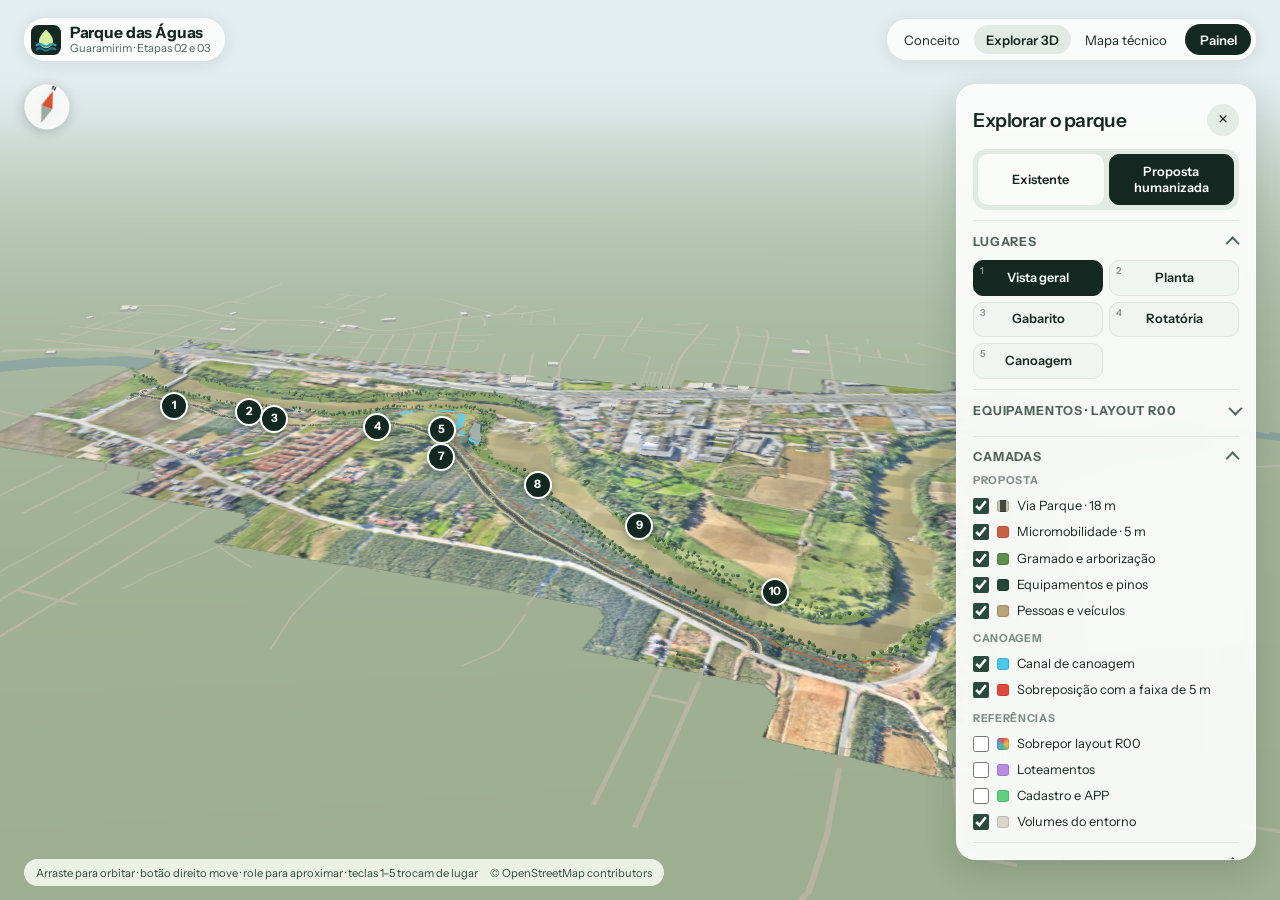
<file: web/explorar.html>
<!doctype html>
<html lang="pt-BR">
<head>
<meta charset="utf-8">
<meta name="viewport" content="width=device-width, initial-scale=1, viewport-fit=cover">
<title>Parque das Águas | Maquete 3D</title>
<meta name="description" content="Maquete 3D navegável do Parque das Águas (Guaramirim, SC): cenários existente e proposta, percurso pela Via Parque, canoagem e equipamentos.">
<meta name="theme-color" content="#122821">
<link rel="icon" href="favicon.svg" type="image/svg+xml">
<link rel="stylesheet" href="tokens.css">
<link rel="stylesheet" href="projeto.css">
<link rel="stylesheet" href="explorar.css">
<script defer src="parque-modelo.js"></script>
<script defer src="explorar.bundle.js"></script>
</head>
<body class="explorer">
<a class="skip-link" href="#viewer-panel">Pular para os controles</a>
<main class="viewer">
<section class="viewport" id="viewport" aria-label="Modelo 3D navegável">
  <div id="viewer-status" class="loading-card" role="status">
    <img src="favicon.svg" alt="" width="40" height="40">
    <strong id="viewer-status-text">Carregando a maquete…</strong>
    <span class="loading-bar" aria-hidden="true"><i></i></span>
    <small>O modelo tem cerca de 25 MB. Na primeira abertura pode levar alguns segundos.</small>
  </div>
  <div id="scene-pins" aria-label="Pinos de equipamentos"></div>
  <div id="site-detail" class="overlay site-note" aria-live="polite" hidden><p id="site-detail-text"></p><button type="button" id="site-detail-close" aria-label="Fechar detalhe">×</button></div>
  <div id="compass" class="compass" title="Norte" aria-hidden="true"><svg viewBox="0 0 40 40"><circle cx="20" cy="20" r="19"/><path class="n" d="M20 5l5 15h-10z"/><path class="s" d="M20 35l-5-15h10z"/><text x="20" y="4.2">N</text></svg></div>
</section>
<header class="explorer-header">
  <a class="project-id" href="conceito.html"><img src="favicon.svg" alt="" width="30" height="30"><span><strong>Parque das Águas</strong><small>Guaramirim · Etapas 02 e 03</small></span></a>
  <nav aria-label="Principal"><a href="conceito.html">Conceito</a><a href="explorar.html" aria-current="page">Explorar 3D</a><a href="index.html">Mapa técnico</a><button type="button" id="panel-toggle" aria-controls="viewer-panel" aria-expanded="true">Painel</button></nav>
</header>
<aside id="viewer-panel" aria-label="Controles da maquete">
  <div class="panel-grip" aria-hidden="true"></div>
  <div class="panel-title"><h1>Explorar o parque</h1><button id="close-panel" type="button" aria-label="Recolher painel">×</button></div>

  <div class="appearance scenario" role="group" aria-label="Cenário">
    <button type="button" data-scenario="existing" aria-pressed="false">Existente</button>
    <button type="button" data-scenario="proposal" aria-pressed="true">Proposta humanizada</button>
  </div>

  <details open class="control-group">
    <summary>Lugares</summary>
    <div class="view-grid places"><button id="overview" type="button" aria-pressed="true"><kbd aria-hidden="true">1</kbd>Vista geral</button><button id="plan" type="button" aria-pressed="false"><kbd aria-hidden="true">2</kbd>Planta</button><button id="road" type="button" aria-pressed="false"><kbd aria-hidden="true">3</kbd>Gabarito</button><button id="roundabout" type="button" aria-pressed="false"><kbd aria-hidden="true">4</kbd>Rotatória</button><button id="canoe" type="button" aria-pressed="false"><kbd aria-hidden="true">5</kbd>Canoagem</button></div>
  </details>

  <details id="program-panel" class="control-group">
    <summary>Equipamentos · layout R00</summary>
    <label for="pin-select">Equipamento</label>
    <select id="pin-select"><option value="">Selecione no mapa ou na lista</option></select>
    <div id="program-map" aria-label="Layout R00 com os pinos do programa"><img src="layout-r00.jpg" alt="Implantação conceitual do parque na prancha 27" width="698" height="337"></div>
    <p class="program-caption">Posições indicativas da prancha 27.</p>
  </details>

  <details open class="control-group">
    <summary>Camadas</summary>
    <div class="toggles">
      <p class="toggle-group">Proposta</p>
      <label><input type="checkbox" data-layer="Via" data-swatch="linear-gradient(90deg,#cbc2a8 0 25%,#3f4946 25% 75%,#cbc2a8 75%)" checked> Via Parque · 18 m</label>
      <label><input type="checkbox" data-layer="Micromobilidade" data-swatch="#c8613f" checked> Micromobilidade · 5 m</label>
      <label><input type="checkbox" data-layer="Paisagismo" data-swatch="#5f8f4e" checked> Gramado e arborização</label>
      <label><input type="checkbox" data-layer="Equipamentos" data-swatch="#224638" checked> Equipamentos e pinos</label>
      <label><input type="checkbox" data-layer="Humanizacao" data-swatch="#b9a27a" checked> Pessoas e veículos</label>
      <p class="toggle-group">Canoagem</p>
      <label><input type="checkbox" data-layer="Canoagem" data-swatch="#4cc6e8" checked> Canal de canoagem</label>
      <label><input type="checkbox" data-layer="Cruzamento" data-swatch="#e2483a" checked> Sobreposição com a faixa de 5 m</label>
      <p class="toggle-group">Referências</p>
      <label><input type="checkbox" data-layer="Layout" data-swatch="conic-gradient(#e94f4f,#f2c14e,#52b788,#4ea8de,#e94f4f)"> Sobrepor layout R00</label>
      <label><input type="checkbox" data-layer="Loteamentos" data-swatch="#b98ae6"> Loteamentos</label>
      <label><input type="checkbox" data-layer="Cadastro" data-swatch="#5fcf7f"> Cadastro e APP</label>
      <label><input type="checkbox" data-layer="Entorno" data-swatch="#d9d6cc" checked> Volumes do entorno</label>
    </div>
  </details>

  <details open class="control-group">
    <summary>Percorrer o eixo</summary>
    <div class="row-2">
      <div><label for="route">Percurso</label><select id="route"><option value="road">Via Parque</option><option value="active">Micromobilidade</option></select></div>
      <div><label for="speed">Velocidade</label><select id="speed"><option value="15">Lenta</option><option value="40" selected>Normal</option><option value="90">Rápida</option></select></div>
    </div>
    <div class="view-grid"><button id="stage-02" type="button">Etapa 02</button><button id="stage-03" type="button">Etapa 03</button></div>
    <button id="follow" type="button" aria-pressed="false">Seguir percurso</button>
    <label class="position" for="station">Posição no percurso</label>
    <input id="station" type="range" min="0" max="1000" value="0"><output id="station-label" for="station"></output>
  </details>

  <details open class="control-group">
    <summary>Aparência</summary>
    <div class="appearance" role="group" aria-label="Modo de visualização">
      <button type="button" data-style="realistic" aria-pressed="true" title="Ortofoto e materiais originais">Realista</button>
      <button type="button" data-style="mono" aria-pressed="false" title="Tons de cinza com detalhes da ortofoto">Monocromático</button>
      <button type="button" data-style="solid" aria-pressed="false" title="Superfícies sem detalhe fotográfico">Cor sólida</button>
      <button type="button" data-style="rendered" aria-pressed="false" title="Iluminação e sombras em tempo real">Renderizado</button>
    </div>
    <div class="toggles"><label><input type="checkbox" id="sky" checked> Céu</label></div>
  </details>
</aside>
<div class="map-info"><span class="hint-mouse">Arraste para orbitar · botão direito move · role para aproximar · teclas 1–5 trocam de lugar</span><span class="hint-touch">1 dedo gira · 2 dedos aproximam e movem</span><a href="https://www.openstreetmap.org/copyright" target="_blank" rel="noopener">© OpenStreetMap contributors</a></div>
</main>
</body>
</html>
</file>
<file: web/tokens.css>
/* =====================================================================
   Parque das Águas · Sistema visual compartilhado
   ---------------------------------------------------------------------
   Este arquivo concentra as "decisões de design" usadas pelas três
   páginas (conceito, explorar 3D e mapa técnico). Mudou uma cor aqui,
   ela muda em todo o site.
   ===================================================================== */

/* ---------- Fontes locais (funcionam sem internet / file://) ---------- */
@font-face{font-family:"Instrument Sans";src:url(fonts/instrument-sans-latin-400-normal.woff2) format("woff2");font-weight:400;font-display:swap}
@font-face{font-family:"Instrument Sans";src:url(fonts/instrument-sans-latin-500-normal.woff2) format("woff2");font-weight:500;font-display:swap}
@font-face{font-family:"Instrument Sans";src:url(fonts/instrument-sans-latin-600-normal.woff2) format("woff2");font-weight:600;font-display:swap}
@font-face{font-family:"Instrument Sans";src:url(fonts/instrument-sans-latin-700-normal.woff2) format("woff2");font-weight:700;font-display:swap}
@font-face{font-family:"Instrument Serif";src:url(fonts/instrument-serif-latin-400-normal.woff2) format("woff2");font-weight:400;font-display:swap}
@font-face{font-family:"Instrument Serif";src:url(fonts/instrument-serif-latin-400-italic.woff2) format("woff2");font-weight:400;font-style:italic;font-display:swap}

:root{
  /* Cores da marca */
  --forest:#122821;      /* verde-floresta: fundos escuros, texto forte */
  --forest-2:#1c3a30;    /* variação para superfícies escuras */
  --forest-3:#2b4a3e;
  --cream:#efeee5;       /* fundo principal claro */
  --paper:#f8f7f1;       /* cartões claros */
  --sage:#dae2d1;        /* faixas técnicas */
  --ink:#172722;         /* texto principal */
  --muted:#51645b;       /* texto secundário */
  --border:#cbd1c3;
  --lime:#d8ed9f;        /* destaque / ação principal */
  --lime-ink:#122821;
  --water:#2f9fc4;       /* rio e canal: a cor que faltava na identidade */
  --water-soft:#d5ebf1;
  --alert:#d9532f;       /* sobreposições e interferências */
  --alert-soft:#f8e1d8;

  /* Tipografia */
  --font-sans:"Instrument Sans","Segoe UI",system-ui,sans-serif;
  --font-serif:"Instrument Serif",Georgia,serif;

  /* Espaçamentos (escala de 4 px) */
  --s1:.25rem;--s2:.5rem;--s3:.75rem;--s4:1rem;--s5:1.5rem;--s6:2rem;--s7:3rem;--s8:4rem;

  /* Formas */
  --radius-s:6px;--radius-m:12px;--radius-l:20px;--radius-pill:999px;
  --shadow-s:0 2px 8px #12282114;
  --shadow-m:0 10px 32px #1228212a;

  /* Movimento */
  --ease:cubic-bezier(.2,.7,.2,1);
  --dur:.25s;

  /* Altura do cabeçalho (usada para ancoragem) */
  --header-h:60px;
}

*{box-sizing:border-box}
html{scroll-padding-top:calc(var(--header-h) + 12px)}
@media (prefers-reduced-motion:no-preference){html{scroll-behavior:smooth}}
@media (prefers-reduced-motion:reduce){*,*::before,*::after{animation-duration:.01ms!important;transition-duration:.01ms!important}}

/* ---------- Link "pular para o conteúdo" (acessibilidade) ---------- */
.skip-link{position:fixed;left:var(--s4);top:-60px;z-index:100;padding:.6rem .9rem;border-radius:var(--radius-s);background:var(--lime);color:var(--lime-ink);font:600 .9rem var(--font-sans);text-decoration:none;transition:top var(--dur) var(--ease)}
.skip-link:focus{top:var(--s3)}

/* ---------- Cabeçalho único do site ---------- */
.site-header{position:sticky;top:0;z-index:50;display:flex;align-items:center;justify-content:space-between;gap:var(--s4);min-height:var(--header-h);padding:.55rem clamp(1rem,5vw,5rem);background:color-mix(in srgb,var(--forest) 94%,transparent);color:#f8f6eb;backdrop-filter:blur(12px);font-family:var(--font-sans)}
.brand{display:flex;align-items:center;gap:.6rem;color:inherit;text-decoration:none;font-weight:700;letter-spacing:-.01em;white-space:nowrap}
.brand-mark{width:28px;height:28px;flex:none}
.brand small{display:block;font-weight:400;font-size:.72rem;opacity:.72;letter-spacing:0}
.site-nav{display:flex;align-items:center;gap:.25rem}
.site-nav a{padding:.45rem .7rem;border-radius:var(--radius-pill);color:inherit;text-decoration:none;font-size:.9rem;white-space:nowrap;transition:background var(--dur) var(--ease)}
.site-nav a:hover{background:#ffffff1a}
.site-nav a[aria-current=page]{background:var(--lime);color:var(--lime-ink);font-weight:600}
.site-nav .sep{width:1px;height:20px;background:#ffffff33;margin:0 .35rem}
.menu-toggle{display:none;align-items:center;gap:.4rem;border:1px solid #ffffff40;border-radius:var(--radius-pill);background:transparent;color:inherit;padding:.45rem .8rem;font:600 .85rem var(--font-sans);cursor:pointer}
.menu-toggle svg{width:18px;height:18px}
@media (max-width:860px){
  .menu-toggle{display:inline-flex}
  .site-nav{position:absolute;top:100%;left:0;right:0;flex-direction:column;align-items:stretch;gap:2px;padding:var(--s2) var(--s4) var(--s4);background:var(--forest);box-shadow:var(--shadow-m)}
  .site-nav a{padding:.75rem .9rem;border-radius:var(--radius-s);font-size:1rem}
  .site-nav .sep{width:auto;height:1px;margin:.35rem 0}
  .site-header:not(.is-open) .site-nav{display:none}
}

/* ---------- Foco visível consistente ---------- */
:where(a,button,input,select,summary,[tabindex]):focus-visible{outline:2px solid var(--water);outline-offset:3px}

/* ---------- Lightbox (ampliar pranchas) ---------- */
.lightbox{border:0;padding:0;max-width:min(96vw,1600px);max-height:94vh;background:transparent;overflow:visible}
.lightbox::backdrop{background:#0b1714e6;backdrop-filter:blur(4px)}
.lightbox img{display:block;max-width:100%;max-height:86vh;margin:auto;border-radius:var(--radius-s);background:#fff}
.lightbox p{margin:.7rem 0 0;color:#e8efe6;font:400 .9rem/1.45 var(--font-sans);text-align:center}
.lightbox-close{position:absolute;top:-14px;right:-14px;width:40px;height:40px;border-radius:50%;border:0;background:var(--lime);color:var(--lime-ink);font:700 1.3rem/1 var(--font-sans);cursor:pointer;box-shadow:var(--shadow-m)}
[data-zoom]{cursor:zoom-in}
</file>
<file: web/mapa.css>
/* =====================================================================
   Parque das Águas · Mapa técnico (tema escuro da marca)
   Depende de tokens.css.
   ===================================================================== */
body{margin:0;font-family:var(--font-sans);background:var(--forest);color:#eef2ea;-webkit-font-smoothing:antialiased}
a{color:var(--lime)}
button,input{font:inherit}
.map-layout{display:grid;grid-template-columns:330px 1fr;height:calc(100svh - var(--header-h));min-height:520px}

/* ---------- Painel lateral ---------- */
.map-panel{overflow:auto;padding:var(--s5);background:#16302a;border-right:1px solid #ffffff14;scrollbar-width:thin}
.panel-head h1{margin:0;font:400 2.2rem/1 var(--font-serif)}
.panel-head p{margin:.4rem 0 0;font-size:.8rem;color:#a9bcad}
.panel-section{margin-top:var(--s5);padding-top:var(--s4);border-top:1px solid #ffffff14}
.panel-section h2{display:flex;align-items:center;gap:.5rem;margin:0 0 var(--s3);font-size:.75rem;font-weight:700;text-transform:uppercase;letter-spacing:.08em;color:#a9bcad}
.count{display:inline-grid;place-items:center;min-width:20px;height:20px;padding:0 6px;border-radius:var(--radius-pill);background:var(--alert);color:#fff;font-size:.7rem}

.occ-list{display:grid;gap:6px}
.occ{display:grid;grid-template-columns:auto 1fr auto;align-items:center;gap:.2rem .7rem;width:100%;padding:.7rem .8rem;text-align:left;border:1px solid #ffffff1a;border-radius:var(--radius-m);background:#1f3a33;color:inherit;cursor:pointer;transition:border-color var(--dur) var(--ease),background var(--dur) var(--ease)}
.occ:hover{border-color:#ffffff40}
.occ[aria-pressed=true]{border-color:var(--alert);background:#3a2a24}
.occ .dot{grid-row:span 2;width:10px;height:10px;border-radius:50%;background:var(--alert);box-shadow:0 0 0 4px #d9532f33}
.occ strong{font-size:.92rem}
.occ .area{font-weight:700;font-size:.9rem;font-variant-numeric:tabular-nums}
.occ small{grid-column:2/4;color:#a9bcad;font-size:.76rem}
.occ .badge{justify-self:end;padding:.1rem .45rem;border-radius:var(--radius-pill);background:#ffffff14;font-size:.66rem;color:#d7e2d8}

.details{margin-top:var(--s3);padding:.75rem .85rem;border-radius:var(--radius-m);background:#0f211c;font-size:.84rem;line-height:1.5;color:#cfdccf;min-height:4.5em}
.details p{margin:0}
.details dl{display:grid;grid-template-columns:auto 1fr;gap:.2rem .8rem;margin:.4rem 0 0}
.details dt{color:#8fa596}
.details dd{margin:0;font-variant-numeric:tabular-nums;word-break:break-word}
.details strong{color:#fff}
.download{display:inline-flex;align-items:center;gap:.45rem;margin-top:var(--s3);padding:.55rem .85rem;border-radius:var(--radius-pill);background:var(--lime);color:var(--lime-ink);font-size:.82rem;font-weight:600;text-decoration:none}
.download svg{width:16px;height:16px}

.opacity{display:grid;grid-template-columns:auto 1fr 3.2em;align-items:center;gap:.6rem;margin-bottom:var(--s3);font-size:.86rem}
.opacity input{accent-color:var(--lime)}
.opacity output{font-size:.75rem;color:#a9bcad;text-align:right;font-variant-numeric:tabular-nums}
.layer-group{margin-top:var(--s3)}
.layer-group h3{display:flex;justify-content:space-between;align-items:center;margin:0 0 .2rem;font-size:.7rem;font-weight:700;text-transform:uppercase;letter-spacing:.06em;color:#7f978a}
.layer-group h3 button{border:0;background:none;color:#a9bcad;font-size:.7rem;text-transform:none;letter-spacing:0;cursor:pointer;padding:.1rem .3rem;border-radius:4px}
.layer-group h3 button:hover{color:#fff;background:#ffffff14}
.layer-groups label{display:flex;align-items:center;gap:.55rem;padding:.3rem 0;font-size:.86rem;cursor:pointer}
.layer-groups input{width:16px;height:16px;margin:0;accent-color:var(--lime);flex:none}
.swatch{display:inline-block;width:14px;height:4px;border-radius:2px;flex:none}
.swatch.fill{height:12px;width:12px;border-radius:3px}

.tech-note{margin-top:var(--s5);border:1px solid #ffffff1a;border-radius:var(--radius-m)}
.tech-note summary{cursor:pointer;padding:.65rem .85rem;font-size:.82rem;font-weight:600;color:#a9bcad}
.tech-note p{margin:0;padding:0 .85rem .85rem;font-size:.8rem;line-height:1.55;color:#a9bcad}

/* ---------- Área do mapa ---------- */
.map-area{display:flex;flex-direction:column;min-width:0;padding:var(--s3)}
.toolbar{display:flex;flex-wrap:wrap;justify-content:space-between;gap:var(--s2);margin-bottom:var(--s3)}
.segmented,.zoom{display:flex;gap:2px;padding:3px;border-radius:var(--radius-pill);background:#1f3a33;border:1px solid #ffffff14}
.segmented button,.zoom button{border:0;border-radius:var(--radius-pill);padding:.45rem .9rem;background:transparent;color:#d7e2d8;font-size:.84rem;font-weight:600;cursor:pointer;white-space:nowrap}
.segmented button:hover,.zoom button:hover{background:#ffffff14}
.segmented button[aria-pressed=true]{background:var(--lime);color:var(--lime-ink)}
.zoom button{min-width:38px}
.zoom button[hidden]{display:none}
.map-stage{position:relative;flex:1;min-height:0;border-radius:var(--radius-l);overflow:hidden;background:#1d2d28;box-shadow:inset 0 0 0 1px #ffffff14}
#map{display:block;width:100%;height:100%;touch-action:none;cursor:grab;background:#1d2d28}
#map.is-dragging{cursor:grabbing}
#map[hidden]{display:none}
#map path{pointer-events:visibleStroke}
#map path.filled{pointer-events:visiblePainted}
#map path:hover{filter:drop-shadow(0 0 2px #fff)}
#map .is-picked{filter:drop-shadow(0 0 3px #fff) drop-shadow(0 0 6px var(--lime))}
#map .mark{cursor:pointer}
#render{display:block;width:100%;height:100%;object-fit:contain;background:#0c1513}
#render[hidden]{display:none}
.map-stage:has(#map[hidden]) .map-scale,.map-stage:has(#map[hidden]) .map-coords,.map-stage:has(#map[hidden]) .map-north,.map-stage:has(#map[hidden]) .map-hint{display:none}

.map-north{position:absolute;top:12px;right:12px;width:40px;height:40px;pointer-events:none;filter:drop-shadow(0 2px 4px #0008)}
.map-north svg{width:100%;height:100%;overflow:visible}
.map-north circle{fill:#122821d9;stroke:#ffffff55}
.map-north text{font:700 5px var(--font-sans);fill:#fff;text-anchor:middle}
.map-scale{position:absolute;left:12px;bottom:12px;display:flex;flex-direction:column;gap:3px;padding:.35rem .55rem;border-radius:8px;background:#122821d9;pointer-events:none}
.map-scale .bar{height:6px;border:2px solid #fff;border-top:0}
.map-scale .label{font-size:.7rem;font-variant-numeric:tabular-nums}
.map-coords{position:absolute;right:12px;bottom:12px;padding:.35rem .6rem;border-radius:8px;background:#122821d9;font-size:.72rem;font-variant-numeric:tabular-nums;pointer-events:none}
.map-coords:empty{display:none}
.map-hint{position:absolute;left:50%;top:12px;transform:translateX(-50%);margin:0;padding:.35rem .75rem;border-radius:var(--radius-pill);background:#122821d9;font-size:.72rem;color:#d7e2d8;white-space:nowrap;pointer-events:none;transition:opacity .6s var(--ease)}
.map-hint.is-faded{opacity:0}

/* ---------- Responsivo ---------- */
@media (max-width:860px){
  .map-layout{display:flex;flex-direction:column;height:auto}
  .map-area{order:-1;height:60svh;padding:var(--s2)}
  .map-panel{border-right:0;border-top:1px solid #ffffff14}
  .segmented{overflow-x:auto;max-width:100%}
  .segmented button{padding:.55rem .8rem;font-size:.8rem}
  .map-hint{display:none}
  .layer-groups label{padding:.45rem 0}
}
</file>
<file: web/projeto.css>
/* =====================================================================
   Parque das Águas · Página de conceito
   Depende de tokens.css (cores, fontes, espaçamentos).
   ===================================================================== */
body{margin:0;font-family:var(--font-sans);color:var(--ink);background:var(--cream);-webkit-font-smoothing:antialiased}
a{color:inherit}
img{max-width:100%}
button,input,select{font:inherit}
h1,h2,h3,p{margin-top:0}
h1,h2{font-family:var(--font-serif);font-weight:400;letter-spacing:-.01em}
h1{font-size:clamp(3.2rem,7vw,6.5rem);line-height:.92;margin-bottom:var(--s5)}
h2{font-size:clamp(2.1rem,4.2vw,3.6rem);line-height:1.03;margin-bottom:var(--s4)}
h3{font-size:1.08rem;margin-bottom:var(--s2)}
p{line-height:1.6}
code{font-size:.85em;background:#0000000d;padding:.05em .3em;border-radius:4px}
.wrap{width:min(1240px,92%);margin-inline:auto}
.kicker{font-size:.74rem;text-transform:uppercase;letter-spacing:.14em;font-weight:700;color:var(--muted)}
.band{padding-block:clamp(3rem,7vw,6rem)}
.split{display:grid;grid-template-columns:1fr 1.1fr;gap:clamp(1.5rem,5vw,5rem);align-items:center}
.technical{background:var(--sage)}
.dark{background:var(--forest);color:#f3f3e9}
.dark .kicker{color:var(--lime)}
.dark p{color:#cfdccf}

/* ---------- Botões ---------- */
.actions{display:flex;flex-wrap:wrap;gap:var(--s3);margin-top:var(--s5)}
.cta{display:inline-flex;align-items:center;gap:.5rem;border:1px solid currentColor;border-radius:var(--radius-pill);padding:.75rem 1.2rem;background:transparent;color:inherit;text-decoration:none;font-weight:600;font-size:.95rem;cursor:pointer;transition:transform var(--dur) var(--ease),background var(--dur) var(--ease),box-shadow var(--dur) var(--ease)}
.cta:hover{transform:translateY(-1px);box-shadow:var(--shadow-s)}
.cta.primary{background:var(--lime);border-color:var(--lime);color:var(--lime-ink)}
.cta.ghost{border-color:#ffffff66}
.cta.ghost:hover{background:#ffffff14}

/* ---------- Hero em tela cheia ---------- */
.hero{position:relative;min-height:calc(100svh - var(--header-h));display:flex;align-items:flex-end;overflow:hidden;background:var(--forest);color:#f8f6eb;isolation:isolate}
.hero-media{position:absolute;inset:0;width:100%;height:100%;object-fit:cover;object-position:62% 40%;z-index:-2;transform:scale(1.04)}
@media (prefers-reduced-motion:no-preference){.hero-media{animation:heroZoom 18s var(--ease) forwards}}
@keyframes heroZoom{to{transform:scale(1.12)}}
.hero::before{content:"";position:absolute;inset:0;z-index:-1;background:linear-gradient(90deg,var(--forest) 0%,#122821e0 28%,#12282166 55%,#12282100 78%),linear-gradient(0deg,#122821cc 0%,#12282100 40%)}
.hero-copy{padding:clamp(2rem,6vw,6rem) clamp(1rem,5vw,5rem);max-width:720px}
.hero .lead{font-size:clamp(1.05rem,1.4vw,1.2rem);max-width:34rem;color:#dde7dc}
.status-chip{display:inline-flex;align-items:center;gap:.5rem;margin-bottom:var(--s5);padding:.35rem .8rem;border:1px solid #ffffff33;border-radius:var(--radius-pill);background:#ffffff12;font-size:.8rem;font-weight:600;letter-spacing:.02em;backdrop-filter:blur(6px)}
.status-chip .dot{width:8px;height:8px;border-radius:50%;background:var(--lime);box-shadow:0 0 0 4px #d8ed9f33}

/* ---------- Números-chave ---------- */
.stats{background:var(--forest-2);color:#f3f3e9;border-top:1px solid #ffffff14}
.stats-grid{display:grid;grid-template-columns:repeat(5,1fr);margin-block:0;padding-block:var(--s6)}
.stats-grid div{padding:0 var(--s4);border-left:1px solid #ffffff1f}
.stats-grid div:first-child{border-left:0;padding-left:0}
.stats dt{font-size:.78rem;color:#b8c9bb;margin-bottom:.2rem}
.stats dd{margin:0;font-family:var(--font-serif);font-size:clamp(2rem,3.6vw,3rem);line-height:1}
.stats dd span{font-family:var(--font-sans);font-size:.9rem;opacity:.75}
.stats .is-alert dd{color:#ffb59b}

/* ---------- Etapas ---------- */
.steps{display:grid;gap:var(--s4);margin-top:var(--s5)}
.steps article{display:flex;gap:var(--s4);align-items:flex-start;padding:var(--s4);background:var(--paper);border:1px solid var(--border);border-radius:var(--radius-m)}
.steps p{margin:0;color:var(--muted)}
.step-num{flex:none;display:grid;place-items:center;width:44px;height:44px;border-radius:50%;background:var(--forest);color:var(--lime);font-weight:700}
.steps h3{margin:.15rem 0 .25rem}

/* ---------- Figuras ---------- */
figure{margin:0}
figure img{width:100%;height:auto;display:block;border-radius:var(--radius-m);box-shadow:var(--shadow-s)}
figcaption{margin-top:.65rem}
.caption{font-size:.84rem;color:var(--muted);line-height:1.45}
.caption .hint{opacity:.8}
.legend{display:flex;flex-wrap:wrap;gap:.4rem 1rem}
.legend span{display:inline-flex;align-items:center;gap:.4rem}
.legend i{width:12px;height:12px;border-radius:3px;display:inline-block}

/* ---------- Notas técnicas (2ª camada de leitura) ---------- */
.tech-note{margin-top:var(--s4);border:1px solid var(--border);border-radius:var(--radius-m);background:#ffffff80}
.tech-note summary{cursor:pointer;padding:.65rem .9rem;font-size:.85rem;font-weight:600;color:var(--muted);list-style:none;display:flex;align-items:center;gap:.5rem}
.tech-note summary::-webkit-details-marker{display:none}
.tech-note summary::before{content:"+";display:grid;place-items:center;width:18px;height:18px;border-radius:50%;background:var(--forest);color:#fff;font-size:.8rem;transition:transform var(--dur) var(--ease)}
.tech-note[open] summary::before{transform:rotate(45deg)}
.tech-note p{margin:0;padding:0 .9rem .9rem;font-size:.86rem;color:var(--muted)}

.section-head{display:grid;grid-template-columns:1.2fr 1fr;gap:var(--s5);align-items:end;margin-bottom:var(--s6)}
.section-head p{margin:0}

/* ---------- Programa ---------- */
.program{display:grid;grid-template-columns:1fr 1fr;gap:var(--s6)}
.program-stage{display:flex;align-items:center;gap:.6rem;font-size:.95rem;margin-bottom:var(--s3)}
.program-stage span{padding:.2rem .6rem;border-radius:var(--radius-pill);background:var(--forest);color:var(--lime);font-size:.75rem}
.program-list{list-style:none;margin:0;padding:0;display:grid;gap:6px}
.program-list a{display:grid;grid-template-columns:auto 1fr;grid-template-rows:auto auto;column-gap:.8rem;align-items:center;padding:.7rem .85rem;border-radius:var(--radius-m);background:var(--paper);border:1px solid transparent;text-decoration:none;transition:border-color var(--dur) var(--ease),transform var(--dur) var(--ease)}
.program-list a:hover{border-color:var(--forest-3);transform:translateX(3px)}
.program-list .pin{grid-row:span 2;display:grid;place-items:center;width:30px;height:30px;border-radius:50%;background:var(--forest);color:#fff;font-size:.8rem;font-weight:700}
.program-list .pin.is-water{background:var(--water)}
.program-list strong{font-size:.95rem}
.program-list small{color:var(--muted);font-size:.82rem}
.program-figure{margin-top:var(--s5)}

/* ---------- Corte viário em SVG ---------- */
.section-drawing{margin:var(--s5) 0;padding:var(--s4);background:var(--paper);border:1px solid var(--border);border-radius:var(--radius-m)}
.section-drawing svg{display:block;width:100%;height:auto;font-family:var(--font-sans)}
.section-drawing .walk{fill:#cbc2a8}.section-drawing .park{fill:#7b826f}.section-drawing .lane{fill:#3f4946}
.section-drawing .ground rect{fill:#8d7b61}
.section-drawing .axis{stroke:#f4f1de;stroke-width:.6;stroke-dasharray:1.6 1.2}
.section-drawing .tree line{stroke:#6b5a43;stroke-width:1.2}.section-drawing .tree circle{fill:#5f8f4e}
.section-drawing .dim line,.section-drawing .dim path{stroke:var(--muted);stroke-width:.35;fill:none}
.section-drawing .dim text{fill:var(--ink);font-size:4.6px;font-weight:600;text-anchor:middle}
.section-drawing .dim.small text{font-size:4.1px}
.section-drawing .dim .lbl{fill:var(--muted);font-weight:400;font-size:3.7px}
.micro-bar{display:flex;justify-content:space-between;align-items:center;gap:var(--s3);max-width:360px;margin:var(--s3) 0;padding:.75rem 1rem;border-radius:var(--radius-s);background:repeating-linear-gradient(135deg,#c8613f 0 10px,#bd5737 10px 20px);color:#fff;font-size:.85rem;font-weight:600}
.micro-bar em{font-style:normal;font-weight:400;font-size:.75rem;opacity:.9}

/* ---------- Fatos e alertas ---------- */
.facts{display:flex;flex-wrap:wrap;gap:var(--s3);margin:var(--s4) 0 0}
.facts div{padding:.6rem .9rem;border-radius:var(--radius-m);background:var(--paper);border:1px solid var(--border)}
.facts dt{font-size:.75rem;color:var(--muted)}
.facts dd{margin:0;font-weight:700;font-size:1.1rem}
.callout{margin:var(--s4) 0;padding:var(--s4);border-left:4px solid var(--alert);border-radius:var(--radius-s);background:var(--alert-soft)}
.callout strong{display:block;font-size:.8rem;text-transform:uppercase;letter-spacing:.08em;color:#a63c1e;margin-bottom:.3rem}
.callout p{margin:0}

/* ---------- Comparador antes/depois ---------- */
.compare{position:relative;border-radius:var(--radius-l);overflow:hidden;box-shadow:var(--shadow-m);user-select:none;aspect-ratio:1580/1000;background:#24382f}
.compare img{position:absolute;inset:0;width:100%;height:100%;object-fit:cover;display:block}
.compare-after{clip-path:inset(0 0 0 var(--pos))}
.compare-handle{position:absolute;top:0;bottom:0;left:var(--pos);width:3px;margin-left:-1.5px;background:#fff;box-shadow:0 0 12px #0006;pointer-events:none}
.compare-handle::after{content:"⟷";position:absolute;top:50%;left:50%;transform:translate(-50%,-50%);display:grid;place-items:center;width:44px;height:44px;border-radius:50%;background:#fff;color:var(--forest);font-size:1.2rem;box-shadow:var(--shadow-m)}
.compare input{position:absolute;inset:0;width:100%;height:100%;margin:0;opacity:0;cursor:ew-resize}
.compare input:focus-visible+*,.compare:has(input:focus-visible){outline:3px solid var(--lime);outline-offset:3px}
.compare-tag{position:absolute;top:var(--s4);padding:.3rem .7rem;border-radius:var(--radius-pill);background:#122821cc;color:#fff;font-size:.8rem;font-weight:600;pointer-events:none}
.compare-tag.left{left:var(--s4)}.compare-tag.right{right:var(--s4)}

/* ---------- Ferramentas ---------- */
.tools{display:grid;grid-template-columns:repeat(3,1fr);gap:var(--s4)}
.tool{display:flex;flex-direction:column;gap:.35rem;padding:var(--s3);border-radius:var(--radius-l);background:var(--forest-2);border:1px solid #ffffff14;text-decoration:none;color:#f3f3e9;transition:transform var(--dur) var(--ease),border-color var(--dur) var(--ease)}
.tool:hover{transform:translateY(-3px);border-color:var(--lime)}
.tool img{width:100%;height:auto;aspect-ratio:16/9;object-fit:cover;border-radius:var(--radius-m);margin-bottom:.5rem}
.tool strong{font-size:1.05rem;padding-inline:.3rem}
.tool span{font-size:.86rem;color:#bccbbd;line-height:1.45;padding:0 .3rem .4rem}

/* ---------- Rodapé ---------- */
.site-footer{padding:var(--s7) 0;background:var(--forest);color:#e7ece4;border-top:1px solid #ffffff14}
.footer-grid{display:grid;grid-template-columns:1fr 1.4fr;gap:var(--s5)}
.footer-grid p{margin:.5rem 0 0;color:#b8c9bb}
.footer-grid .small{font-size:.85rem}

/* ---------- Responsivo ---------- */
@media (max-width:900px){
  .split,.section-head,.program,.footer-grid{grid-template-columns:1fr}
  .stats-grid{grid-template-columns:repeat(2,1fr);row-gap:var(--s5)}
  .stats-grid div{border-left:0;padding-left:0}
  .stats .is-alert{grid-column:1/-1}
  .tools{grid-template-columns:1fr}
  .hero{min-height:82svh}
  .hero::before{background:linear-gradient(0deg,var(--forest) 0%,#122821e6 45%,#12282133 100%)}
  #rotatoria figure,.split>figure:first-child{order:2}
}

/* =====================================================================
   Regras legadas do visualizador (usadas por explorar.html,
   sobrescritas em boa parte por explorar.css)
   ===================================================================== */
.viewer{display:grid;grid-template-columns:minmax(0,1fr) minmax(230px,295px);height:calc(100svh - 60px);min-height:480px;background:var(--forest);color:#f3f3e9}.viewport{position:relative;min-height:0;min-width:0;background:#182d29 url(implantacao-3d.jpg) center/cover}.viewport canvas{display:block;width:100%;height:100%;touch-action:none}.overlay{position:absolute;top:1rem;left:1rem;max-width:85%;padding:.55rem .7rem;background:#142721eb;border-radius:4px}.viewer aside{overflow:auto;padding:1rem;background:#192e27;border-left:1px solid #53645b}.viewer fieldset{margin:1rem 0;padding:.55rem .65rem;border:1px solid #687970}.viewer label{display:block;margin:.45rem 0}.viewer button{margin:.18rem 0}.viewer input[type=range]{width:100%}.viewer small{display:block;color:#d4ded4}.viewer output{display:block;margin:.4rem 0}.viewer [hidden]{display:none}
.viewer select{width:100%;border:1px solid #718378;border-radius:4px;color:#f3f3e9;background:#253a32;padding:.38rem}
.site-note{top:auto;bottom:1rem;margin:0;font-size:.9rem;border-left:3px solid #f47b52}
@media(max-width:800px){.viewer{height:auto;min-height:calc(100svh - 56px);grid-template-columns:1fr;grid-template-rows:62svh auto}.viewer aside{border-left:0;border-top:1px solid #53645b}}
</file>
<file: web/explorar.css>
/* =====================================================================
   Parque das Águas · Visualizador 3D
   Depende de tokens.css. Mantém IDs usados por explorar.mjs e testes.
   ===================================================================== */
.explorer{font-family:var(--font-sans);color:var(--ink);background:#e2ebee;margin:0}
.explorer .viewer{display:block;position:relative;height:100svh;min-height:400px;background:#e2ebee;color:inherit;overflow:hidden}

/* ---------- Cena e carregamento ---------- */
.explorer .viewport{position:absolute;inset:0;background:#24382f url(implantacao-3d.jpg) center/cover}
.explorer .viewport::after{content:"";position:absolute;inset:0;background:#12282199;backdrop-filter:blur(6px);transition:opacity .6s var(--ease);pointer-events:none}
.explorer .viewport[data-ready=true]::after{opacity:0}
.explorer .viewport canvas{outline:none;opacity:0;transition:opacity .6s var(--ease)}
.explorer .viewport[data-ready=true] canvas{opacity:1}
.loading-card{position:absolute;z-index:5;top:50%;left:50%;transform:translate(-50%,-50%);display:grid;justify-items:center;gap:.6rem;width:min(340px,86vw);padding:1.4rem 1.4rem 1.2rem;border-radius:var(--radius-l);background:#f9fcf6f2;color:var(--ink);box-shadow:var(--shadow-m);text-align:center}
.loading-card strong{font-size:1rem}
.loading-card small{font-size:.75rem;color:var(--muted);line-height:1.4}
.loading-bar{position:relative;display:block;width:100%;height:6px;border-radius:var(--radius-pill);background:#dfe7e1;overflow:hidden}
.loading-bar i{position:absolute;inset:0 auto 0 0;width:40%;border-radius:inherit;background:linear-gradient(90deg,var(--water),var(--forest-3));animation:loadSlide 1.3s var(--ease) infinite}
@keyframes loadSlide{from{transform:translateX(-100%)}to{transform:translateX(260%)}}
.loading-card.is-error .loading-bar{display:none}
.loading-card .actions{display:flex;gap:.5rem;margin-top:.3rem}
.loading-card .actions a{padding:.5rem .8rem;border-radius:var(--radius-pill);background:var(--forest);color:#fff;text-decoration:none;font-size:.82rem;font-weight:600}

/* ---------- Cabeçalho flutuante ---------- */
.explorer-header{position:absolute;inset:0 0 auto;z-index:6;display:flex;justify-content:space-between;align-items:center;gap:.6rem;padding:18px 24px;pointer-events:none}
.project-id,.explorer-header nav{pointer-events:auto;background:#fbfdfbe8;border:1px solid #ffffffb3;box-shadow:0 3px 16px #223f4318;backdrop-filter:blur(18px)}
.project-id{display:flex;align-items:center;gap:.55rem;padding:5px 14px 5px 6px;border-radius:var(--radius-pill);text-decoration:none;color:var(--ink)}
.project-id img{flex:none}
.project-id strong{display:block;font-size:.98rem;letter-spacing:-.01em;line-height:1.1}
.project-id small{display:block;font-size:.7rem;color:var(--muted)}
.explorer-header nav{display:flex;align-items:center;gap:2px;padding:4px;border-radius:var(--radius-pill)}
.explorer-header nav a{padding:.42rem .75rem;border-radius:var(--radius-pill);font-size:.82rem;color:var(--ink);text-decoration:none;white-space:nowrap}
.explorer-header nav a:hover{background:#0000000d}
.explorer-header nav a[aria-current=page]{font-weight:600;background:#e1ebe4}
.explorer-header nav button{border:0;background:var(--forest);color:#fff;border-radius:var(--radius-pill);font-size:.82rem;font-weight:600;margin:0 0 0 4px;padding:.45rem .9rem;cursor:pointer}

/* ---------- Painel ---------- */
.explorer #viewer-panel{position:absolute;z-index:6;top:84px;right:24px;width:300px;max-height:calc(100% - 124px);overflow:auto;border:1px solid #ffffffb3;border-radius:var(--radius-l);background:#fbfdfbf0;color:var(--ink);box-shadow:var(--shadow-m);backdrop-filter:blur(21px);padding:16px;overscroll-behavior:contain;scrollbar-width:thin}
.panel-grip{display:none}
.panel-title{display:flex;align-items:center;justify-content:space-between;gap:6px;margin-bottom:10px}
.explorer .viewer h1{font:600 1.2rem/1.15 var(--font-sans);letter-spacing:-.02em;margin:0}
.explorer #close-panel{border:0;border-radius:50%;background:#e4ece6;padding:0;width:32px;height:32px;font-size:1.2rem;line-height:1;cursor:pointer;color:var(--ink)}
.control-group{border-top:1px solid #dfe7e2;margin-top:10px;padding-top:8px}
.control-group summary{display:flex;align-items:center;justify-content:space-between;font-size:.78rem;font-weight:700;text-transform:uppercase;letter-spacing:.07em;color:var(--muted);cursor:pointer;padding:.3rem 0 .5rem;list-style:none}
.control-group summary::-webkit-details-marker{display:none}
.control-group summary::after{content:"";width:8px;height:8px;border-right:2px solid currentColor;border-bottom:2px solid currentColor;transform:rotate(45deg) translateY(-2px);transition:transform var(--dur) var(--ease)}
.control-group[open] summary::after{transform:rotate(-135deg) translateY(-2px)}
.view-grid{display:grid;grid-template-columns:1fr 1fr;gap:6px;margin:3px 0}
.explorer .viewer aside button:not(#close-panel){position:relative;font-size:.8rem;border:1px solid #dce6df;background:#f1f5f2;color:var(--ink);border-radius:10px;margin:0;padding:.55rem .45rem;line-height:1.25;font-weight:600;cursor:pointer;transition:background var(--dur) var(--ease),border-color var(--dur) var(--ease)}
.explorer .viewer aside button:not(#close-panel):hover{background:#e6eee8;border-color:#c7d6cc}
.explorer .viewer aside button[aria-pressed=true]{background:var(--forest)!important;color:#fff!important;border-color:var(--forest)!important}
.places kbd{position:absolute;top:4px;left:6px;font:600 .6rem var(--font-sans);opacity:.45}
.explorer .viewer label{font-size:.8rem;line-height:1.25;margin:.4rem 0;display:block}
.explorer .viewer input{accent-color:var(--forest-3)}
.toggles label{display:flex!important;align-items:center;gap:.5rem;padding:.12rem 0;cursor:pointer}
.toggles input{margin:0;width:16px;height:16px;flex:none}
.toggle-group{margin:.6rem 0 .1rem;font-size:.68rem;font-weight:700;color:#7d8d85;text-transform:uppercase;letter-spacing:.06em}
.toggle-group:first-child{margin-top:0}
.swatch{width:12px;height:12px;border-radius:3px;flex:none;box-shadow:inset 0 0 0 1px #0000001f}
.toggles label:has(input:disabled){opacity:.45;cursor:not-allowed}
.explorer .viewer select{width:100%;background:#f3f7f4;color:inherit;border:1px solid #dce6df;border-radius:10px;font-size:.8rem;padding:.48rem}
.row-2{display:grid;grid-template-columns:1fr 1fr;gap:6px}
.row-2 label{margin-top:0!important}
.explorer #follow{width:100%;margin-top:6px!important}
.explorer #follow[aria-pressed=true]::before{content:"❚❚ " / "";font-size:.7em}
.explorer #follow[aria-pressed=false]::before{content:"▶ " / "";font-size:.7em}
.explorer .position{margin-top:10px!important}
.explorer .viewer input[type=range]{width:100%}
.explorer .viewer output{display:block;margin-top:.2rem;font-size:.76rem;color:var(--muted);font-variant-numeric:tabular-nums}
.appearance{display:grid;grid-template-columns:1fr 1fr;gap:5px;padding:5px;margin:0 0 10px;background:#e1ebe4;border-radius:14px}
.explorer .viewer aside .appearance button:not(#close-panel){background:#f9fbf9;border-color:transparent}
.scenario{margin:4px 0 6px}
.explorer .viewport[data-style="mono"] canvas{filter:grayscale(1)}

/* ---------- Detalhe do local / pino ---------- */
.explorer .overlay{position:absolute;background:#f9fcf6f2;color:var(--ink);box-shadow:0 6px 24px #21342d22;border-radius:14px;backdrop-filter:blur(16px)}
.explorer .site-note{z-index:4;bottom:56px;left:24px;top:auto;display:flex;align-items:flex-start;gap:.6rem;max-width:min(460px,72%);padding:.75rem .6rem .75rem 1rem;border-left:4px solid var(--alert);font-size:.9rem}
.explorer .site-note p{margin:0;line-height:1.45}
#site-detail-close{flex:none;width:26px;height:26px;border:0;border-radius:50%;background:#e4ece6;color:var(--ink);cursor:pointer;font-size:1rem;line-height:1}

/* ---------- Bússola ---------- */
.compass{position:absolute;z-index:3;top:84px;left:24px;width:46px;height:46px;pointer-events:none;filter:drop-shadow(0 2px 6px #12282140)}
.compass svg{width:100%;height:100%;overflow:visible}
.compass circle{fill:#fbfdfbe8;stroke:#ffffff}
.compass .n{fill:var(--alert)}.compass .s{fill:#9aa9a1}
.compass text{font:700 5px var(--font-sans);fill:var(--ink);text-anchor:middle}
.explorer .viewport:not([data-ready=true]) .compass{opacity:0}

/* ---------- Pinos ---------- */
#scene-pins{position:absolute;inset:0;pointer-events:none;z-index:2}
.pin-marker{display:grid;place-items:center;pointer-events:auto;position:absolute;transform:translate(-50%,-50%);width:28px;height:28px;border:2px solid #fff!important;border-radius:50%!important;padding:0!important;margin:0!important;background:var(--forest)!important;color:#fff!important;font:700 .72rem/1 var(--font-sans);box-shadow:0 2px 9px #19342966;cursor:pointer;transition:transform .15s var(--ease)}
.pin-marker:hover,.pin-marker[aria-pressed=true]{background:var(--lime)!important;color:var(--forest)!important;z-index:2;transform:translate(-50%,-50%) scale(1.12)}
.pin-marker::after{content:attr(data-label);position:absolute;left:50%;bottom:calc(100% + 8px);transform:translateX(-50%);padding:.3rem .55rem;border-radius:8px;background:var(--forest);color:#fff;font-size:.72rem;font-weight:600;white-space:nowrap;opacity:0;pointer-events:none;transition:opacity .15s var(--ease)}
#scene-pins .pin-marker:hover::after,#scene-pins .pin-marker:focus-visible::after,#scene-pins .pin-marker[aria-pressed=true]::after{opacity:1}
.pin-marker:focus-visible{z-index:3}
#program-map{position:relative;margin-top:.6rem;border-radius:8px;overflow:hidden}
#program-map img{display:block;width:100%;height:auto}
.explorer #viewer-panel #program-map .pin-marker{width:20px;height:20px;font-size:.6rem;border-width:1px!important}
.program-caption{font-size:.72rem;color:var(--muted);margin:.35rem 0 0}

/* ---------- Rodapé de dicas ---------- */
.map-info{position:absolute;z-index:3;bottom:14px;left:24px;display:flex;flex-wrap:wrap;gap:.75rem;padding:.4rem .75rem;border-radius:var(--radius-pill);background:#f8fbf1e0;color:#304a3f;font-size:.7rem}
.map-info a{text-decoration:none;color:inherit}
.map-info a:hover{text-decoration:underline}
.hint-touch{display:none}
@media (pointer:coarse){.hint-mouse{display:none}.hint-touch{display:inline}}
.explorer [hidden]{display:none!important}

/* ---------- Celular: painel vira "bottom sheet" ---------- */
@media (max-width:720px){
  .explorer-header{padding:10px}
  .project-id{padding:4px 10px 4px 4px}
  .project-id img{width:26px;height:26px}
  .project-id strong{font-size:.85rem}
  .project-id small{display:none}
  .explorer-header nav a:not([aria-current]){display:none}
  .explorer-header nav a[aria-current]{display:none}
  .explorer-header nav button{margin:0;padding:.55rem 1rem;font-size:.85rem}
  .explorer #viewer-panel{top:auto;left:0;right:0;bottom:0;width:100%;max-height:62svh;border-radius:22px 22px 0 0;padding:8px 16px calc(16px + env(safe-area-inset-bottom));box-shadow:0 -10px 40px #1228213a}
  .panel-grip{display:block;width:40px;height:5px;margin:2px auto 10px;border-radius:var(--radius-pill);background:#c9d4cd}
  .explorer .viewer aside button:not(#close-panel){min-height:44px;font-size:.85rem}
  .explorer .viewer label{font-size:.9rem}
  .toggles label{min-height:36px}
  .toggles input{width:20px;height:20px}
  .explorer .viewer select{min-height:44px;font-size:.9rem}
  .compass{top:62px;left:10px;width:40px;height:40px}
  .map-info{bottom:8px;left:10px;font-size:.62rem}
  .map-info span{display:none}
  .explorer .site-note{bottom:auto;top:62px;left:58px;right:10px;max-width:none;font-size:.8rem}
  .places kbd{display:none}
  body.panel-open .map-info{display:none}
}
</file>
